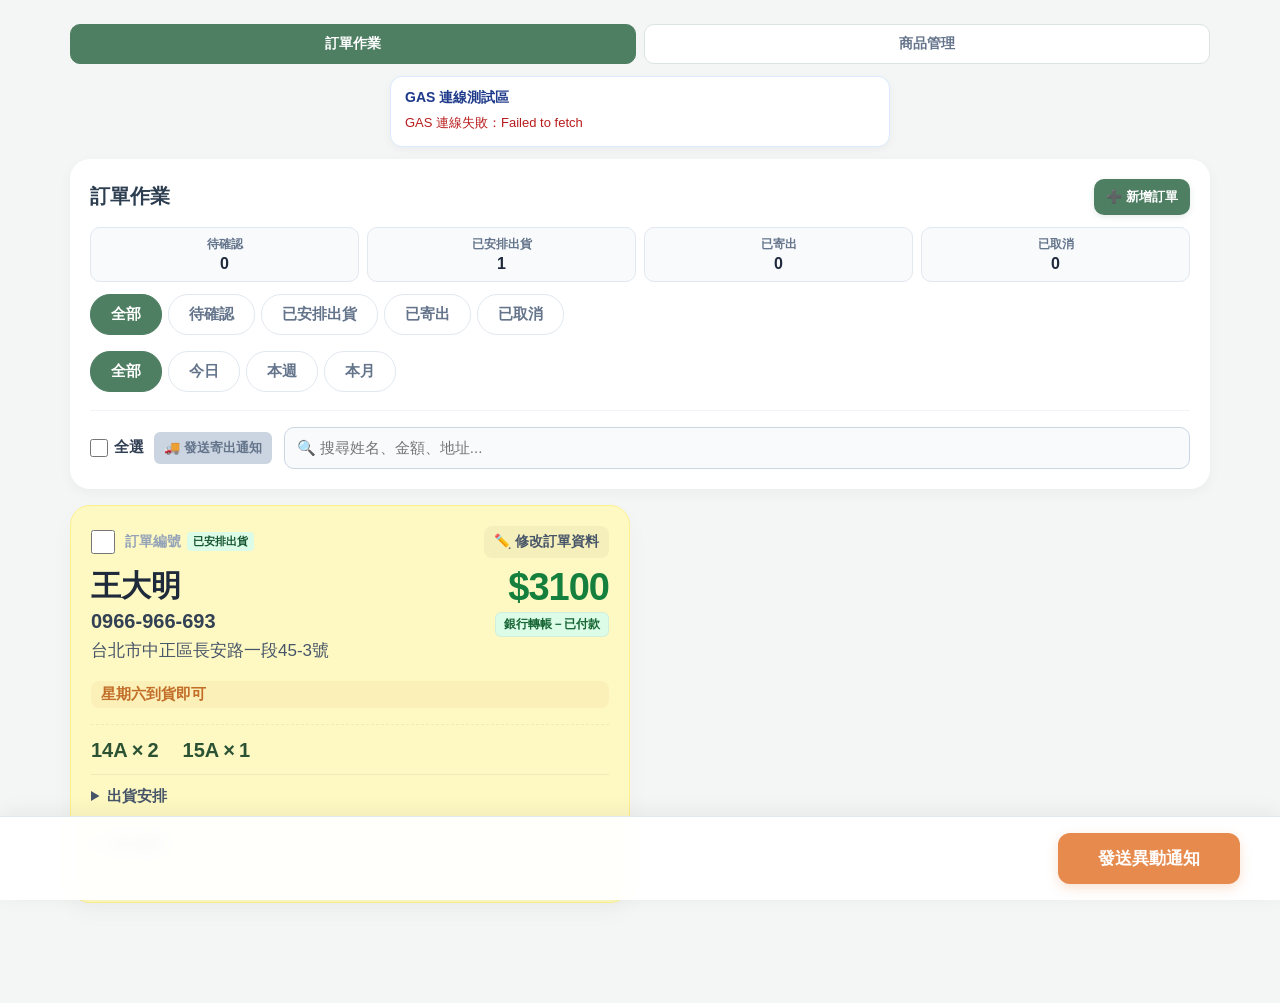
<file: 24_gas_read_test.html>
<!doctype html>
<html lang="zh-Hant">
  <head>
    <meta charset="UTF-8" />
    <meta
      name="viewport"
      content="width=device-width, initial-scale=1.0, maximum-scale=1.0, user-scalable=no"
    />
    <title>出貨工作卡 v3 - 全自動化連動版</title>

    <style>
      * {
        margin: 0;
        padding: 0;
        box-sizing: border-box;
        font-family:
          "Microsoft JhengHei",
          -apple-system,
          BlinkMacSystemFont,
          sans-serif;
      }

      body {
        background: #f4f6f5;
        padding: 12px 12px 90px 12px;
      }

      /* =========================
         頂部工作列 (固定篩選區)
         ========================= */
      .gas-test-panel {
        max-width: 500px;
        margin: 0 auto 12px auto;
        background: #ffffff;
        border: 1px solid #dbeafe;
        border-radius: 12px;
        padding: 12px 14px;
        box-shadow: 0 3px 10px rgba(15, 23, 42, 0.04);
      }

      .gas-test-title {
        font-size: 14px;
        font-weight: 800;
        color: #1e3a8a;
        margin-bottom: 6px;
      }

      .gas-test-status {
        font-size: 13px;
        line-height: 1.6;
        color: #475569;
        word-break: break-word;
      }

      .gas-test-status.success {
        color: #166534;
      }

      .gas-test-status.error {
        color: #b91c1c;
      }

      .top-filter-panel {
        max-width: 500px;
        margin: 0 auto 16px auto;
        background: white;
        padding: 14px;
        border-radius: 16px;
        box-shadow: 0 4px 14px rgba(0, 0, 0, 0.04);
      }

      .panel-header-row {
        display: flex;
        justify-content: space-between;
        align-items: center;
        margin-bottom: 12px;
      }

      .top-filter-panel h2 {
        font-size: 20px;
        font-weight: 700;
        color: #2c3e50;
      }

      /* 統計方塊排版 */
      .status-stats-row {
        display: grid;
        grid-template-columns: repeat(4, 1fr);
        gap: 8px;
        margin-bottom: 12px;
      }
      .stat-card {
        background: #f8fafc;
        border: 1px solid #e2e8f0;
        border-radius: 10px;
        padding: 8px 4px;
        text-align: center;
        font-size: 12px;
        font-weight: 700;
        color: #64748b;
      }
      .stat-card span {
        display: block;
        font-size: 16px;
        margin-top: 2px;
        color: #1e293b;
      }

      .scroll-filter-row {
        display: flex;
        gap: 6px;
        overflow-x: auto;
        margin-bottom: 10px;
        padding-bottom: 2px;
      }
      .scroll-filter-row::-webkit-scrollbar {
        display: none;
      }

      .scroll-filter-row button {
        flex: 0 0 auto;
        padding: 8px 16px;
        border: 1px solid #e2e8f0;
        background: white;
        border-radius: 20px;
        font-size: 14px;
        font-weight: 600;
        color: #64748b;
        cursor: pointer;
      }

      .scroll-filter-row button.active {
        background: #4f7f63;
        color: white;
        border-color: #4f7f63;
      }

      .search-control-box {
        display: flex;
        align-items: center;
        gap: 12px;
        margin-top: 12px;
        padding-top: 12px;
        border-top: 1px solid #f1f5f9;
        flex-wrap: wrap;
      }

      .search-control-left {
        display: flex;
        align-items: center;
        gap: 10px;
      }

      .search-control-box label {
        display: flex;
        align-items: center;
        gap: 6px;
        font-size: 15px;
        font-weight: 700;
        color: #334155;
        cursor: pointer;
        user-select: none;
      }

      .search-control-box input[type="checkbox"] {
        width: 18px;
        height: 18px;
        accent-color: #4f7f63;
      }

      .btn-batch-shipped {
        height: 32px;
        padding: 0 10px;
        background: #cbd5e1;
        color: #64748b;
        border: none;
        border-radius: 6px;
        font-size: 13px;
        font-weight: 700;
        cursor: not-allowed;
        display: inline-flex;
        align-items: center;
        gap: 2px;
        transition: all 0.2s;
      }
      .btn-batch-shipped.enabled {
        background: #0ea5e9;
        color: white;
        cursor: pointer;
        box-shadow: 0 2px 6px rgba(14, 165, 233, 0.2);
      }
      .btn-batch-shipped.enabled:active {
        background: #0284c7;
      }

      .btn-add-order-trigger {
        height: 36px;
        padding: 0 12px;
        background: #4f7f63;
        color: white;
        border: none;
        border-radius: 10px;
        font-size: 13px;
        font-weight: 700;
        cursor: pointer;
        display: inline-flex;
        align-items: center;
        justify-content: center;
        gap: 4px;
        box-shadow: 0 2px 6px rgba(79, 127, 99, 0.15);
      }
      .btn-add-order-trigger:active {
        background: #3d634d;
      }

      .beautiful-search-input {
        flex: 1;
        min-width: 150px;
        height: 42px;
        border: 1px solid #cbd5e1;
        border-radius: 10px;
        padding: 0 12px;
        font-size: 15px;
        background: #f8fafc;
      }

      /* 外層容器 */
      .cards-container {
        max-width: 500px;
        margin: 0 auto;
      }

      /* 工作卡片基礎與顏色狀態樣式 */
      .card {
        position: relative;
        border-radius: 20px;
        padding: 20px;
        width: 100%;
        margin: 0 auto 16px auto;
        border: 1px solid transparent;
        transition: all 0.2s ease;
      }

      /* 狀態定義顏色 */

      /* 修正顏色定義 */
      .status-pending {
        background: #fff1f2;
        border: 1px solid #fecaca;
      } /* 粉紅 */
      .status-confirmed {
        background: #fef9c3;
        border: 1px solid #fef08a;
      } /* 黃色 */
      .status-shipped {
        background: #dcfce7;
        border: 1px solid #bbf7d0;
      } /* 綠色 */
      .status-cancelled {
        background: #f1f5f9;
        border: 1px solid #e2e8f0;
        opacity: 0.7;
      } /* 灰色 */

      /* 確保彈窗按鈕樣式 */
      .btn-modal-submit {
        background: #4f7f63;
        color: white;
        padding: 10px 20px;
        border-radius: 8px;
        border: none;
        cursor: pointer;
      }
      .btn-modal-cancel {
        background: #e2e8f0;
        color: #475569;
        padding: 10px 20px;
        border-radius: 8px;
        border: none;
        cursor: pointer;
      }

      .row-top {
        display: flex;
        justify-content: space-between;
        align-items: center;
        margin-bottom: 10px;
      }

      .order-no-wrapper {
        display: flex;
        align-items: center;
        gap: 10px;
      }

      .batch-check {
        width: 24px;
        height: 24px;
        cursor: pointer;
        accent-color: #4f7f63;
        flex-shrink: 0;
      }

      .order-no {
        font-size: 14px;
        color: #94a3b8;
        font-weight: 700;
        display: flex;
        align-items: center;
        gap: 6px;
      }

      /* 精緻狀態小標籤 */
      .state-badge {
        font-size: 11px;
        padding: 2px 6px;
        border-radius: 4px;
        font-weight: 800;
      }
      .state-badge-pending {
        background: #fef9c3;
        color: #713f12;
      }
      .state-badge-confirmed {
        background: #dcfce7;
        color: #14532d;
      }
      .state-badge-shipped {
        background: #e0f2fe;
        color: #0c4a6e;
      }
      .state-badge-cancelled {
        background: #f1f5f9;
        color: #334155;
      }

      .edit-icon-btn {
        font-size: 14px;
        cursor: pointer;
        padding: 7px 10px;
        background: rgba(0, 0, 0, 0.04);
        border: none;
        border-radius: 8px;
        user-select: none;
        font-weight: 700;
        color: #475569;
      }
      .card-edit-actions {
        display: flex;
        gap: 6px;
        align-items: center;
      }
      .edit-icon-btn.is-saving {
        background: #4f7f63;
        color: white;
      }
      .edit-back-btn {
        display: none;
        width: 32px;
        height: 32px;
        align-items: center;
        justify-content: center;
        padding: 0;
        font-size: 16px;
      }

      .quick-operation-panel {
        margin-top: 14px;
        padding-top: 14px;
        border-top: 1px dashed rgba(0, 0, 0, 0.08);
      }
      .quick-operation-grid {
        display: grid;
        grid-template-columns: 1fr;
        gap: 10px;
      }
      .quick-operation-field label {
        display: block;
        margin-bottom: 5px;
        font-size: 12px;
        font-weight: 800;
        color: #64748b;
      }
      .quick-operation-field .form-control,
      .quick-operation-field select {
        height: 40px;
        border-radius: 10px;
        font-size: 14px;
      }
      .autosave-msg {
        min-height: 18px;
        margin-top: 8px;
        color: #15803d;
        font-size: 13px;
        font-weight: 800;
        text-align: right;
        opacity: 0;
        transition: opacity 0.2s ease;
      }
      .autosave-msg.show {
        opacity: 1;
      }

      .edit-mode-panel {
        margin-top: 12px;
        padding: 12px;
        background: rgba(255, 255, 255, 0.58);
        border: 1px solid rgba(148, 163, 184, 0.28);
        border-radius: 12px;
      }
      .edit-field-row {
        display: grid;
        grid-template-columns: 72px 1fr;
        gap: 10px;
        align-items: center;
        margin-bottom: 8px;
      }
      .edit-field-row label {
        color: #64748b;
        font-size: 13px;
        font-weight: 800;
      }
      .edit-mode-actions {
        display: flex;
        justify-content: flex-end;
        gap: 8px;
        margin-top: 12px;
      }
      .btn-edit-cancel,
      .btn-edit-save {
        height: 38px;
        padding: 0 16px;
        border: none;
        border-radius: 9px;
        font-size: 14px;
        font-weight: 800;
        cursor: pointer;
      }
      .btn-edit-cancel {
        background: #e2e8f0;
        color: #475569;
      }
      .btn-edit-save {
        background: #4f7f63;
        color: white;
      }

      .main-customer-block {
        display: flex;
        justify-content: space-between;
        align-items: flex-start;
        margin-bottom: 8px;
        gap: 12px;
      }

      .customer-info-group {
        flex: 1;
      }

      .name {
        font-size: 30px;
        font-weight: 700;
        color: #1e293b;
        line-height: 1.2;
      }

      .phone {
        margin-top: 6px;
        font-size: 20px;
        font-weight: 700;
        color: #334155;
      }

      .address {
        margin-top: 6px;
        line-height: 1.4;
        font-size: 17px;
        color: #475569;
      }

      .right-header-box {
        text-align: right;
        flex-shrink: 0;
        user-select: none;
        -webkit-user-select: none;
      }

      .amount {
        font-size: 38px;
        font-weight: 800;
        color: #15803d;
        letter-spacing: -1px;
        line-height: 1;
      }
      .original-amount {
        display: none;
        margin-top: 4px;
        color: #94a3b8;
        font-size: 13px;
        font-weight: 800;
        text-decoration: line-through;
      }

      .payment-badge {
        display: inline-block;
        margin-top: 6px;
        font-size: 12px;
        font-weight: 800;
        padding: 3px 8px;
        border-radius: 6px;
        border: 1px solid rgba(0, 0, 0, 0.05);
      }
      .pay-success {
        background: #dcfce7;
        color: #166534;
      }
      .pay-danger {
        background: #fee2e2;
        color: #991b1b;
      }
      .pay-neutral {
        background: #f1f5f9;
        color: #334155;
      }

      .order-note {
        margin-top: 10px;
        display: inline-block;
        background: rgba(217, 130, 59, 0.08);
        color: #c26d28;
        padding: 4px 10px;
        border-radius: 8px;
        font-weight: 700;
        font-size: 15px;
      }
      .discount-badge {
        display: none;
        margin-top: 10px;
        background: rgba(21, 128, 61, 0.09);
        color: #15803d;
        padding: 4px 10px;
        border-radius: 8px;
        font-weight: 800;
        font-size: 14px;
      }

      .order-change-alert {
        display: none;
        margin-top: 12px;
        padding: 12px;
        background: #fff7ed;
        border: 1px solid #fed7aa;
        border-radius: 12px;
        color: #9a3412;
      }
      .order-change-title {
        font-size: 14px;
        font-weight: 800;
        margin-bottom: 8px;
      }
      .order-change-list {
        display: flex;
        flex-wrap: wrap;
        gap: 6px;
        margin-bottom: 10px;
      }
      .order-change-chip {
        padding: 4px 8px;
        background: white;
        border: 1px solid #fdba74;
        border-radius: 999px;
        color: #9a3412;
        font-size: 13px;
        font-weight: 800;
      }
      .btn-resend-notice {
        width: 100%;
        height: 38px;
        background: #e68a4e;
        color: white;
        border: none;
        border-radius: 9px;
        font-size: 14px;
        font-weight: 800;
        cursor: pointer;
      }
      .btn-resend-notice:active {
        background: #c86f35;
      }

      /* 品項區域 */
      .product-section {
        margin-top: 16px;
        padding-top: 14px;
        border-top: 1px dashed rgba(0, 0, 0, 0.06);
      }

      .product-container-view {
        display: flex;
        flex-wrap: wrap;
        gap: 24px;
        font-size: 20px;
        font-weight: 700;
        color: #2c5234;
      }

      .product-item {
        display: flex;
        align-items: center;
        gap: 4px;
      }

      .product-edit-list {
        display: grid;
        grid-template-columns: 1fr;
        gap: 8px;
        margin-bottom: 10px;
      }

      .product-edit-row {
        display: flex;
        align-items: center;
        gap: 8px;
        background: rgba(255, 255, 255, 0.6);
        padding: 6px;
        border-radius: 8px;
        border: 1px solid #e2e8f0;
      }

      .btn-add-product {
        display: inline-flex;
        align-items: center;
        justify-content: center;
        padding: 6px 14px;
        background: #4f7f63;
        color: white;
        border: none;
        border-radius: 8px;
        font-size: 14px;
        font-weight: 700;
        cursor: pointer;
        margin-top: 6px;
      }

      .edit-input {
        width: 100%;
        height: 38px;
        border: 1px solid #cbd5e1;
        border-radius: 8px;
        padding: 0 10px;
        font-size: 16px;
        font-weight: 600;
        color: #334155;
        background: white;
      }
      .edit-customer-note {
        width: 100%;
        min-height: 72px;
        border: 1px solid #cbd5e1;
        border-radius: 8px;
        padding: 8px 10px;
        font-size: 15px;
        font-weight: 600;
        color: #334155;
        background: white;
        resize: vertical;
      }
      .edit-textarea {
        width: 100%;
        min-height: 72px;
        border: 1px solid #cbd5e1;
        border-radius: 8px;
        padding: 8px 10px;
        font-size: 15px;
        font-weight: 600;
        color: #334155;
        background: white;
        resize: vertical;
      }
      .edit-select {
        flex: 1;
        height: 36px;
        border: 1px solid #cbd5e1;
        border-radius: 6px;
        font-size: 15px;
        font-weight: 700;
        padding: 0 6px;
      }
      .edit-qty {
        width: 70px;
        height: 36px;
        border: 1px solid #cbd5e1;
        border-radius: 6px;
        text-align: center;
        font-size: 15px;
        font-weight: 700;
      }

      .select-box {
        margin-bottom: 14px;
      }
      .select-box label {
        display: block;
        margin-bottom: 6px;
        font-size: 13px;
        font-weight: 700;
        color: #64748b;
      }
      select {
        width: 100%;
        height: 46px;
        border: 1px solid #cbd5e1;
        border-radius: 12px;
        padding: 0 12px;
        font-size: 16px;
        font-weight: 600;
        background: #fff;
        color: #334155;
      }
      .requirement-box {
        height: 46px;
        border-radius: 12px;
        background: #f1f5f9;
        border: 1px solid #e2e8f0;
        display: flex;
        align-items: center;
        padding: 0 12px;
        font-weight: 700;
        color: #334155;
        font-size: 15px;
      }

      details {
        margin-top: 12px;
        border-top: 1px solid rgba(0, 0, 0, 0.06);
      }
      summary {
        padding: 12px 0 4px 0;
        cursor: pointer;
        font-weight: 700;
        color: #475569;
        font-size: 15px;
        outline: none;
      }
      .extra {
        padding: 8px 0 4px 0;
      }
      .admin-note-display {
        white-space: pre-wrap;
        line-height: 1.6;
      }
      .extra-item {
        display: flex;
        gap: 12px;
        font-size: 15px;
        line-height: 2.2;
        border-bottom: 1px solid rgba(0, 0, 0, 0.02);
      }
      .label {
        color: #64748b;
        font-weight: 600;
        min-width: 70px;
      }
      .extra-item div:last-child {
        color: #1e293b;
        font-weight: 600;
      }
      .operation-log {
        margin-top: 10px;
        padding-top: 10px;
        border-top: 1px dashed rgba(0, 0, 0, 0.08);
      }

      .status-msg {
        margin-top: 12px;
        font-size: 14px;
        font-weight: 700;
        color: #64748b;
        text-align: center;
        background: rgba(0, 0, 0, 0.03);
        padding: 6px;
        border-radius: 8px;
      }

      .beauty-hr {
        margin: 24px auto;
        max-width: 500px;
        border: none;
        border-top: 2px dashed #cbd5e1;
      }

      .sticky-bottom-action-bar {
        position: fixed;
        bottom: 0;
        left: 0;
        right: 0;
        background: rgba(255, 255, 255, 0.95);
        backdrop-filter: blur(8px);
        padding: 12px 20px;
        border-top: 1px solid #e2e8f0;
        display: flex;
        justify-content: space-between;
        align-items: center;
        z-index: 100;
        box-shadow: 0 -4px 20px rgba(0, 0, 0, 0.06);
      }
      .sticky-bottom-action-bar button {
        padding: 12px 28px;
        border: none;
        border-radius: 12px;
        font-size: 16px;
        font-weight: 700;
        cursor: pointer;
      }
      .btn-sticky-save {
        background: #4f7f63;
        color: white;
        box-shadow: 0 4px 12px rgba(79, 127, 99, 0.25);
        display: none; /* 有選取物件時才顯示 */
      }
      .btn-sticky-save:active {
        background: #3d634d;
      }
      #sendBtn {
        background: #e68a4e;
        color: white;
        box-shadow: 0 4px 12px rgba(230, 138, 78, 0.25);
        margin-left: auto;
      }

      /* Modal Style */
      .modal-overlay {
        position: fixed;
        top: 0;
        left: 0;
        right: 0;
        bottom: 0;
        background: rgba(0, 0, 0, 0.5);
        backdrop-filter: blur(4px);
        display: none;
        align-items: center;
        justify-content: center;
        z-index: 200;
        padding: 16px;
      }
      .modal-overlay.open {
        display: flex;
      }
      .modal-container {
        background: white;
        width: 100%;
        max-width: 500px;
        border-radius: 24px;
        max-height: 90vh;
        display: flex;
        flex-direction: column;
        box-shadow: 0 20px 40px rgba(0, 0, 0, 0.15);
        animation: modalFadeIn 0.3s ease;
      }
      @keyframes modalFadeIn {
        from {
          transform: translateY(20px);
          opacity: 0;
        }
        to {
          transform: translateY(0);
          opacity: 1;
        }
      }
      .modal-header {
        padding: 20px 24px;
        border-bottom: 1px solid #f1f5f9;
        display: flex;
        justify-content: space-between;
        align-items: center;
      }
      .modal-header h3 {
        font-size: 20px;
        font-weight: 700;
        color: #1e293b;
      }
      .modal-close-btn {
        background: none;
        border: none;
        font-size: 22px;
        color: #94a3b8;
        cursor: pointer;
      }
      .modal-body {
        padding: 24px;
        overflow-y: auto;
        flex: 1;
      }
      .form-group {
        margin-bottom: 18px;
      }
      .form-group label {
        display: block;
        font-size: 14px;
        font-weight: 700;
        color: #475569;
        margin-bottom: 6px;
      }
      .form-control {
        width: 100%;
        height: 44px;
        border: 1px solid #cbd5e1;
        border-radius: 10px;
        padding: 0 12px;
        font-size: 15px;
        font-weight: 600;
        color: #334155;
        background: #f8fafc;
      }
      .form-control:focus {
        border-color: #4f7f63;
        outline: none;
        background: white;
      }
      .form-row-split {
        display: flex;
        gap: 12px;
      }
      .form-row-split .flex-spec {
        flex: 2;
      }
      .form-row-split .flex-qty {
        flex: 1;
      }
      textarea.form-control {
        height: 80px;
        padding: 10px 12px;
        resize: none;
      }
      .amount-preview-box {
        display: grid;
        gap: 8px;
        padding: 12px;
        background: #f8fafc;
        border: 1px solid #e2e8f0;
        border-radius: 12px;
      }
      .amount-preview-row {
        display: flex;
        justify-content: space-between;
        gap: 12px;
        color: #64748b;
        font-size: 14px;
        font-weight: 700;
      }
      .amount-preview-row.total {
        padding-top: 8px;
        border-top: 1px solid #e2e8f0;
        color: #15803d;
        font-size: 17px;
        font-weight: 900;
      }
      .modal-footer {
        padding: 16px 24px;
        border-top: 1px solid #f1f5f9;
        display: flex;
        gap: 12px;
      }
      .btn-modal-cancel {
        background: #e2e8f0;
        color: #475569;
      }
      .btn-modal-submit {
        background: #4f7f63;
        color: white;
      }

      .btn-save-shipment {
        padding: 8px 16px;
        background: #4f7f63;
        color: white;
        border: none;
        border-radius: 8px;
        font-size: 14px;
        font-weight: 700;
        cursor: pointer;
      }
      .btn-save-shipment:active {
        background: #3d634d;
      }

      /* Desktop RWD Grid */
      @media screen and (min-width: 768px) {
        body {
          padding: 24px 24px 100px 24px;
        }
        .top-filter-panel {
          max-width: 1024px;
          padding: 20px;
          border-radius: 20px;
        }
        .scroll-filter-row {
          overflow-x: visible;
          flex-wrap: wrap;
          margin-bottom: 14px;
        }
        .scroll-filter-row button {
          padding: 10px 20px;
          font-size: 15px;
          transition: all 0.2s ease;
        }
        .scroll-filter-row button:hover {
          background: #f1f5f9;
        }
        .scroll-filter-row button.active:hover {
          background: #4f7f63;
        }
        .search-control-box {
          margin-top: 16px;
          padding-top: 16px;
        }
        .cards-container {
          max-width: 1024px;
          display: grid;
          grid-template-columns: repeat(2, 1fr);
          gap: 20px;
          align-items: start;
        }
        .card {
          margin: 0;
          height: 100%;
          display: flex;
          flex-direction: column;
          box-shadow: 0 10px 25px rgba(0, 0, 0, 0.03);
        }
        .card:hover {
          transform: translateY(-2px);
          box-shadow: 0 12px 30px rgba(0, 0, 0, 0.06);
        }
        .beauty-hr {
          display: none;
        }
        .sticky-bottom-action-bar {
          padding: 16px 40px;
        }
        .sticky-bottom-action-bar button {
          padding: 14px 40px;
          font-size: 17px;
        }
        .quick-operation-grid {
          grid-template-columns: repeat(3, 1fr);
        }
      }

      @media screen and (min-width: 1200px) {
        .top-filter-panel,
        .cards-container {
          max-width: 1140px;
        }
      }

      .admin-tab-bar {
        max-width: 500px;
        margin: 0 auto 12px auto;
        display: grid;
        grid-template-columns: repeat(2, 1fr);
        gap: 8px;
      }

      .admin-tab-btn {
        border: 1px solid #dbe5dd;
        background: white;
        color: #64748b;
        border-radius: 10px;
        padding: 10px 12px;
        font-size: 14px;
        font-weight: 700;
        cursor: pointer;
      }

      .admin-tab-btn.active {
        background: #4f7f63;
        border-color: #4f7f63;
        color: white;
      }

      .product-management-panel {
        max-width: 500px;
        margin: 0 auto;
        background: white;
        border-radius: 16px;
        box-shadow: 0 4px 14px rgba(0, 0, 0, 0.04);
        overflow: hidden;
      }

      .product-management-header {
        padding: 14px;
        border-bottom: 1px solid #eef2f7;
      }

      .product-management-header h2 {
        font-size: 20px;
        color: #2c3e50;
      }

      .product-table-wrap {
        overflow-x: auto;
      }

      .product-management-table {
        width: 100%;
        border-collapse: collapse;
        min-width: 640px;
      }

      .product-management-table th,
      .product-management-table td {
        padding: 10px 12px;
        border-bottom: 1px solid #eef2f7;
        text-align: left;
        font-size: 14px;
        color: #334155;
        white-space: nowrap;
      }

      .product-management-table th {
        background: #f8fafc;
        color: #64748b;
        font-weight: 800;
      }

      .product-status-active {
        color: #15803d;
        font-weight: 800;
      }

      .product-status-inactive {
        color: #94a3b8;
        font-weight: 800;
      }

      @media screen and (min-width: 768px) {
        .admin-tab-bar,
        .product-management-panel {
          max-width: 1024px;
        }
      }

      @media screen and (min-width: 1200px) {
        .admin-tab-bar,
        .product-management-panel {
          max-width: 1140px;
        }
      }
    </style>
  </head>

  <body>
    <div class="admin-tab-bar">
      <button
        type="button"
        class="admin-tab-btn active"
        data-tab="orders"
        onclick="switchAdminTab('orders')"
      >
        訂單作業
      </button>
      <button
        type="button"
        class="admin-tab-btn"
        data-tab="products"
        onclick="switchAdminTab('products')"
      >
        商品管理
      </button>
    </div>

    <section id="order-page-section">
      <div class="gas-test-panel" aria-live="polite">
        <div class="gas-test-title">GAS 連線測試區</div>
        <div class="gas-test-status" id="gasTestStatus">
          準備讀取 GAS 訂單資料...
        </div>
      </div>

      <div class="top-filter-panel">
        <div class="panel-header-row">
          <h2>訂單作業</h2>
          <button class="btn-add-order-trigger" onclick="openAddOrderModal()">
            ➕ 新增訂單
          </button>
        </div>

        <div class="status-stats-row">
          <div class="stat-card">待確認<span id="stat-pending">0</span></div>
          <div class="stat-card">
            已安排出貨<span id="stat-confirmed">0</span>
          </div>
          <div class="stat-card">已寄出<span id="stat-shipped">0</span></div>
          <div class="stat-card">已取消<span id="stat-cancelled">0</span></div>
        </div>

        <div class="scroll-filter-row" id="statusFilterRow">
          <button class="active" onclick="filterByStatus('全部', this)">
            全部
          </button>
          <button onclick="filterByStatus('待確認', this)">待確認</button>
          <button onclick="filterByStatus('已安排出貨', this)">
            已安排出貨
          </button>
          <button onclick="filterByStatus('已寄出', this)">已寄出</button>
          <button onclick="filterByStatus('已取消', this)">已取消</button>
        </div>

        <div class="scroll-filter-row">
          <button class="active">全部</button>
          <button>今日</button>
          <button>本週</button>
          <button>本月</button>
        </div>

        <div class="search-control-box">
          <div class="search-control-left">
            <label><input type="checkbox" id="global-selectAll" /> 全選</label>
            <button
              id="batchShippedBtn"
              class="btn-batch-shipped"
              disabled
              onclick="batchUpdateStatusToShipped()"
            >
              🚚 發送寄出通知
            </button>
          </div>
          <input
            class="beautiful-search-input"
            id="searchBar"
            placeholder="🔍 搜尋姓名、金額、地址..."
            oninput="handleSearch()"
          />
        </div>
      </div>

      <div class="cards-container" id="cards-container">
        <div
          class="card status-pending"
          id="orderCard1"
          data-status="待確認"
          data-source="line"
          data-line-user-id="demo-line-user-1"
          data-needs-reconfirm="false"
          data-pending-notice-fields=""
          data-discount-amount="0"
          data-discount-reason=""
        >
          <div class="row-top">
            <div class="order-no-wrapper">
              <input
                type="checkbox"
                class="batch-check"
                onchange="handleBatchCheckChange()"
              />
              <div class="order-no">
                訂單編號
                <span class="state-badge state-badge-pending">待確認</span>
              </div>
            </div>
            <div class="card-edit-actions">
              <button
                type="button"
                class="edit-icon-btn edit-back-btn"
                title="回上一步"
                onclick="exitEditMode('orderCard1')"
              >
                ↩
              </button>
              <button
                type="button"
                class="edit-icon-btn edit-main-btn"
                onclick="toggleEditMode('orderCard1')"
              >
                ✏️ 修改訂單資料
              </button>
            </div>
          </div>

          <div class="main-customer-block">
            <div class="customer-info-group">
              <div class="name" id="view-name">王大明</div>
              <div class="phone" id="view-phone">0966-966-693</div>
              <div class="address" id="view-address">
                台北市中正區長安路一段45-3號
              </div>
            </div>

            <div class="right-header-box">
              <div class="amount">$3500</div>
              <div class="original-amount"></div>
              <div class="payment-badge pay-success">銀行轉帳－已付款</div>
            </div>
          </div>

          <div class="order-note">星期六到貨即可</div>
          <div class="discount-badge"></div>

          <div class="product-section">
            <div class="product-container-view" id="product-view-zone">
              <div class="product-item">
                <span>14A</span> × <strong class="qty-val">2</strong>
              </div>
              <div class="product-item">
                <span>15A</span> × <strong class="qty-val">1</strong>
              </div>
            </div>

            <div id="product-edit-zone" style="display: none">
              <div class="product-edit-list" id="dynamic-product-list"></div>
              <button
                type="button"
                class="btn-add-product"
                onclick="addNewProductRow('orderCard1')"
              >
                ➕ 新增品項
              </button>
            </div>
          </div>

          <details>
            <summary>出貨安排</summary>
            <div class="quick-operation-panel">
              <div class="quick-operation-grid">
                <div class="quick-operation-field">
                  <label>出貨日期</label>
                  <input
                    type="date"
                    class="form-control shipdate-select"
                    value="2026-06-17"
                    onchange="autoSaveShipment('orderCard1')"
                  />
                </div>
                <div class="quick-operation-field">
                  <label>付款狀態</label>
                  <select
                    class="payment-select"
                    onchange="autoSaveShipment('orderCard1')"
                  >
                    <option value="銀行轉帳－未付款">銀行轉帳－未付款</option>
                    <option value="銀行轉帳－已付款" selected>
                      銀行轉帳－已付款
                    </option>
                    <option value="貨到付款">貨到付款</option>
                    <option value="月結">月結</option>
                  </select>
                </div>
                <div class="quick-operation-field">
                  <label>訂單狀態</label>
                  <select
                    class="order-action-select"
                    onchange="autoSaveShipment('orderCard1')"
                  >
                    <option value="正常" selected>正常作業</option>
                    <option value="取消訂單">取消訂單</option>
                  </select>
                </div>
              </div>
              <div class="autosave-msg">✓ 已儲存</div>
            </div>
            <div class="extra">
              <div style="text-align: right">
                <button
                  type="button"
                  class="btn-save-shipment btn-mark-shipped"
                  onclick="markSingleOrderShipped('orderCard1')"
                >
                  🚚 單筆已寄出
                </button>
              </div>
              <div
                class="shipment-success-msg"
                style="
                  display: none;
                  color: #15803d;
                  font-size: 13px;
                  font-weight: 700;
                  margin-top: 6px;
                "
              >
                ✅ 出貨安排已更新
              </div>
            </div>
          </details>

          <details>
            <summary>更多資訊</summary>
            <div class="extra">
              <div class="extra-item">
                <div class="label">寄件人</div>
                <div>蘇湘琦</div>
              </div>
              <div class="extra-item">
                <div class="label">寄件電話</div>
                <div>0912-345678</div>
              </div>
              <div class="extra-item">
                <div class="label">LINE名稱</div>
                <div>阿福</div>
              </div>
              <div class="extra-item">
                <div class="label">管理員備註</div>
                <div class="admin-note-display">無</div>
              </div>
              <div class="operation-log">
                <div class="extra-item">
                  <div class="label">最後修改人</div>
                  <div class="last-editor">尚未修改</div>
                </div>
                <div class="extra-item">
                  <div class="label">最後修改時間</div>
                  <div class="last-edited-at">尚未修改</div>
                </div>
                <div class="extra-item">
                  <div class="label">最後通知時間</div>
                  <div class="last-notified-at">尚未通知</div>
                </div>
              </div>
            </div>
          </details>

          <div class="status-msg" id="statusMsg"></div>

          <div class="order-change-alert">
            <div class="order-change-title">⚠️ 以下資訊已異動</div>
            <div class="order-change-list"></div>
            <button
              type="button"
              class="btn-resend-notice"
              onclick="queueOrderForNotification('orderCard1')"
            >
              重新發送通知
            </button>
          </div>
        </div>
      </div>

      <div class="sticky-bottom-action-bar">
        <button id="sendBtn">發送異動通知</button>
      </div>
    </section>

    <section id="product-page-section" style="display: none">
      <div class="product-management-panel">
        <div class="product-management-header">
          <h2>商品管理</h2>
        </div>
        <div class="product-table-wrap">
          <table class="product-management-table">
            <thead>
              <tr>
                <th>商品代碼</th>
                <th>商品名稱</th>
                <th>重量</th>
                <th>顆數</th>
                <th>價格</th>
                <th>狀態</th>
              </tr>
            </thead>
            <tbody id="product-management-list"></tbody>
          </table>
        </div>
      </div>
    </section>

    <!-- 出貨安排確認視窗 -->
    <div class="modal-overlay" id="shipmentConfirmModal">
      <div class="modal-container" style="max-width: 420px">
        <div class="modal-header">
          <h3>確認更新出貨安排？</h3>
          <button class="modal-close-btn" onclick="closeShipmentConfirm()">
            ×
          </button>
        </div>
        <div
          class="modal-body"
          id="shipmentConfirmBody"
          style="font-size: 15px; line-height: 2"
        ></div>
        <div class="modal-footer">
          <button
            type="button"
            class="btn-modal-cancel"
            onclick="closeShipmentConfirm()"
          >
            取消
          </button>
          <button
            type="button"
            class="btn-modal-submit"
            onclick="applyShipmentSave()"
          >
            確認更新
          </button>
        </div>
      </div>
    </div>

    <div class="modal-overlay" id="addOrderModal">
      <div class="modal-container">
        <div class="modal-header">
          <h3>➕ 新增訂單</h3>
          <button class="modal-close-btn" onclick="closeAddOrderModal()">
            &times;
          </button>
        </div>
        <div class="modal-body">
          <form id="newOrderForm" onsubmit="handleNewOrderSubmit(event)">
            <div class="form-group">
              <label>收件人姓名</label>
              <input
                type="text"
                id="new-name"
                class="form-control"
                required
                placeholder="請輸入收件人姓名"
                oninput="syncSenderFields()"
              />
            </div>
            <div class="form-group">
              <label>收件人電話</label>
              <input
                type="tel"
                id="new-phone"
                class="form-control"
                required
                placeholder="請輸入電話號碼"
                oninput="syncSenderFields()"
              />
            </div>
            <div class="form-group">
              <label>收件地址</label>
              <input
                type="text"
                id="new-address"
                class="form-control"
                required
                placeholder="請輸入完整收件地址"
              />
            </div>

            <div class="form-group">
              <label
                >訂購品項
                <button
                  type="button"
                  class="btn-add-product"
                  style="
                    padding: 2px 8px;
                    font-size: 11px;
                    margin-top: 0;
                    margin-left: 6px;
                  "
                  onclick="addModalProductRow()"
                >
                  ➕ 新增品項
                </button></label
              >
              <div id="modal-product-list" class="product-edit-list">
                <div class="product-edit-row">
                  <select
                    class="edit-select modal-spec-select"
                    onchange="updateNewOrderAmountPreview()"
                  >
                    <option value="13A">13A</option>
                    <option value="14A" selected>14A</option>
                    <option value="15A">15A</option>
                    <option value="19A">19A</option>
                    <option value="21A">21A</option>
                    <option value="23A">23A</option>
                  </select>
                  <span
                    style="font-size: 16px; font-weight: bold; color: #64748b"
                    >×</span
                  >
                  <input
                    type="number"
                    class="edit-qty modal-qty-input"
                    value="1"
                    min="1"
                    oninput="updateNewOrderAmountPreview()"
                    style="text-align: center"
                  />
                  <span
                    style="
                      cursor: pointer;
                      font-size: 14px;
                      padding: 2px 6px;
                      color: #ef4444;
                    "
                    onclick="
                      this.parentElement.remove();
                      updateNewOrderAmountPreview();
                    "
                    >🗑️</span
                  >
                </div>
              </div>
            </div>

            <div class="form-group">
              <label>優惠金額</label>
              <input
                type="number"
                id="new-discount-amount"
                class="form-control"
                min="0"
                value="0"
                placeholder="0"
                oninput="updateNewOrderAmountPreview()"
              />
            </div>

            <div class="form-group">
              <label>優惠原因</label>
              <input
                type="text"
                id="new-discount-reason"
                class="form-control"
                placeholder="例如：熟客免運、團購優惠"
              />
            </div>

            <div class="form-group">
              <label>金額預覽</label>
              <div class="amount-preview-box">
                <div class="amount-preview-row">
                  <span>商品金額</span>
                  <span>$<span id="new-preview-subtotal">0</span></span>
                </div>
                <div class="amount-preview-row">
                  <span>運費與手續費</span>
                  <span>$<span id="new-preview-fees">0</span></span>
                </div>
                <div class="amount-preview-row">
                  <span>優惠金額</span>
                  <span>-$<span id="new-preview-discount">0</span></span>
                </div>
                <div class="amount-preview-row total">
                  <span>應收金額</span>
                  <span>$<span id="new-preview-total">0</span></span>
                </div>
              </div>
            </div>

            <div class="form-group">
              <label>收貨需求日期</label>
              <input type="date" id="new-date" class="form-control" required />
            </div>

            <div class="form-group">
              <label>付款方式</label>
              <select
                id="new-payment-method"
                class="form-control"
                onchange="updateNewOrderAmountPreview()"
              >
                <option value="銀行轉帳－未付款" selected>銀行轉帳</option>
                <option value="貨到付款">貨到付款（+30手續費）</option>
                <option value="月結">月結</option>
                <option value="其他">其他</option>
              </select>
            </div>

            <div class="form-group">
              <label>備註事項</label>
              <textarea
                id="new-note"
                class="form-control"
                placeholder="例如：星期六到貨、管理室代收..."
              ></textarea>
            </div>

            <div class="form-group">
              <label style="display: flex; align-items: center; gap: 6px">
                <input
                  type="checkbox"
                  id="sync-sender-check"
                  onchange="toggleSenderSync(this)"
                />
                寄件人資料與收件人相同
              </label>
            </div>

            <div class="form-group">
              <label>寄件人姓名</label>
              <input
                type="text"
                id="new-sender-name"
                class="form-control"
                placeholder="預設蘇湘琦"
                value="蘇湘琦"
              />
            </div>
            <div class="form-group">
              <label>寄件人電話</label>
              <input
                type="tel"
                id="new-sender-phone"
                class="form-control"
                placeholder="請輸入寄件人電話"
                value="0912-345678"
              />
            </div>
            <div class="form-group">
              <label>管理員備註</label>
              <textarea
                id="new-admin-note"
                class="edit-textarea"
                placeholder="僅後台可見，不會通知客戶"
              ></textarea>
            </div>
          </form>
        </div>
        <div class="modal-footer">
          <button
            type="button"
            class="btn btn-modal-cancel"
            onclick="closeAddOrderModal()"
          >
            取消
          </button>
          <button
            type="submit"
            form="newOrderForm"
            class="btn btn-modal-submit"
          >
            確認新增
          </button>
        </div>
      </div>
    </div>

    <script>
      // ── 基礎變數 ──
      const sendBtn = document.getElementById("sendBtn");
      const statusMsg = document.getElementById("statusMsg");
      const GAS_ORDERS_API_URL =
        "https://script.google.com/macros/s/AKfycby9r7QgpvOJ7KP_3uVI9eYHkzeJnPVFhP7Z3uQdQBvMogYglPoim79H3HJpjyUAgW57/exec";

      const PRODUCT_LIST = [
        {
          id: "p13A",
          code: "13A",
          name: "13 A",
          weight: "12.1~13兩",
          count: "10顆",
          price: 900,
          active: true,
          sortOrder: 1,
        },
        {
          id: "p14A",
          code: "14A",
          name: "14 A",
          weight: "13.1~14兩",
          count: "10顆",
          price: 1000,
          active: true,
          sortOrder: 2,
        },
        {
          id: "p15A",
          code: "15A",
          name: "15 A",
          weight: "14.1~15兩",
          count: "10顆",
          price: 1100,
          active: true,
          sortOrder: 3,
        },
        {
          id: "p19A",
          code: "19A",
          name: "19 A",
          weight: "18.1~19兩",
          count: "8顆",
          price: 1300,
          active: true,
          sortOrder: 4,
        },
        {
          id: "p21A",
          code: "21A",
          name: "21 A",
          weight: "19.1~21兩",
          count: "6顆",
          price: 1200,
          active: true,
          sortOrder: 5,
        },
        {
          id: "p23A",
          code: "23A",
          name: "23 A",
          weight: "21.1~23兩",
          count: "6顆",
          price: 1500,
          active: true,
          sortOrder: 6,
        },
      ];
      const PRICE_MAP = Object.fromEntries(
        PRODUCT_LIST.map((product) => [product.code, product.price]),
      );
      const productOptions = PRODUCT_LIST.filter((product) => product.active)
        .sort((a, b) => a.sortOrder - b.sortOrder)
        .map((product) => product.code);
      const CURRENT_ADMIN_NAME = "後台管理員";
      let currentFilterStatus = "全部";

      function switchAdminTab(tabName) {
        const orderSection = document.getElementById("order-page-section");
        const productSection = document.getElementById("product-page-section");
        const tabButtons = document.querySelectorAll(".admin-tab-btn");

        if (orderSection) {
          orderSection.style.display = tabName === "orders" ? "" : "none";
        }
        if (productSection) {
          productSection.style.display = tabName === "products" ? "" : "none";
        }
        tabButtons.forEach((button) => {
          button.classList.toggle("active", button.dataset.tab === tabName);
        });

        if (tabName === "products") renderProductManagement();
      }

      function renderProductManagement() {
        const list = document.getElementById("product-management-list");
        if (!list) return;

        list.innerHTML = PRODUCT_LIST.map((product) => {
          const activeText = product.active ? "啟用" : "停用";
          const activeClass = product.active
            ? "product-status-active"
            : "product-status-inactive";
          return `
            <tr>
              <td>${escapeHtml(product.code)}</td>
              <td>${escapeHtml(product.name)}</td>
              <td>${escapeHtml(product.weight || "")}</td>
              <td>${escapeHtml(product.count || "")}</td>
              <td>$${formatMoney(product.price)}</td>
              <td><span class="${activeClass}">${activeText}</span></td>
            </tr>
          `;
        }).join("");
      }

      function normalizeMoney(value) {
        const amount = parseInt(String(value ?? "0").replace(/,/g, ""), 10);
        return Number.isFinite(amount) && amount > 0 ? amount : 0;
      }

      function formatMoney(value) {
        return String(Math.max(normalizeMoney(value), 0));
      }

      function getProductByCode(code) {
        return PRODUCT_LIST.find((product) => product.code === code) || null;
      }

      function getProductById(productId) {
        return PRODUCT_LIST.find((product) => product.id === productId) || null;
      }

      function normalizeOrderItem(item) {
        const code = item.productCode || item.code || item.spec || "";
        const product =
          getProductById(item.productId) || getProductByCode(code);

        const productId = item.productId || product?.id || "";
        const productCode = item.productCode || product?.code || code;
        const productName = item.productName || product?.name || productCode;
        const qty = Math.max(parseInt(item.qty || 0, 10), 0);

        const unitPrice = Number(
          item.unitPrice ?? product?.price ?? PRICE_MAP[productCode] ?? 0,
        );

        return {
          productId,
          productCode,
          productName,
          unitPrice,
          qty,
        };
      }

      function calculateOrderAmount(items, paymentMethod, discountAmount = 0) {
        const normalizedItems = Array.isArray(items)
          ? items.map(normalizeOrderItem)
          : [];

        const subtotal = normalizedItems.reduce((sum, item) => {
          return sum + item.unitPrice * item.qty;
        }, 0);

        const totalBoxes = normalizedItems.reduce((sum, item) => {
          return sum + item.qty;
        }, 0);

        let shippingFee = 0;
        if (totalBoxes > 0) {
          const remainder = totalBoxes % 3;
          if (remainder === 1) {
            shippingFee = 150;
          } else if (remainder === 2) {
            shippingFee = 250;
          } else {
            shippingFee = 0;
          }
        }
        const codFee = paymentMethod === "貨到付款" ? 30 : 0;
        const originalTotal = subtotal + shippingFee + codFee;
        const discount = normalizeMoney(discountAmount);
        const finalTotal = Math.max(originalTotal - discount, 0);

        return {
          items: normalizedItems,
          subtotal,
          totalBoxes,
          shippingFee,
          codFee,
          originalTotal,
          discount,
          finalTotal,
        };
      }

      function formatOperationTime(date = new Date()) {
        const pad = (num) => String(num).padStart(2, "0");
        return `${date.getFullYear()}/${pad(date.getMonth() + 1)}/${pad(date.getDate())} ${pad(date.getHours())}:${pad(date.getMinutes())}`;
      }

      function setOperationText(card, selector, value) {
        const target = card.querySelector(selector);
        if (target) target.innerText = value;
      }

      function updateOperationMeta(cardId, options = {}) {
        const card = document.getElementById(cardId);
        if (!card) return;
        const nowText = formatOperationTime();
        if (options.modified !== false) {
          setOperationText(card, ".last-editor", CURRENT_ADMIN_NAME);
          setOperationText(card, ".last-edited-at", nowText);
        }
        if (options.notified) {
          setOperationText(card, ".last-notified-at", nowText);
        }
      }

      function getPendingNoticeFields(card) {
        return (card.dataset.pendingNoticeFields || "")
          .split("|")
          .map((field) => field.trim())
          .filter(Boolean);
      }

      function setPendingNoticeFields(card, fields) {
        const uniqueFields = [...new Set(fields.filter(Boolean))];
        card.dataset.pendingNoticeFields = uniqueFields.join("|");
        renderNoticePrompt(card);
        updateNotifyButton();
      }

      function isLineOrder(card) {
        return (
          card?.dataset.source === "line" &&
          !!(card.dataset.lineUserId || "").trim()
        );
      }

      function updateNotifyButton() {
        if (!sendBtn) return;
        const cards = document.querySelectorAll(".cards-container .card");
        let notifyCount = 0;
        cards.forEach((card) => {
          if (isLineOrder(card) && getPendingNoticeFields(card).length > 0) {
            notifyCount++;
          }
        });
        sendBtn.innerText =
          notifyCount > 0 ? `發送異動通知（${notifyCount}）` : "發送異動通知";
        sendBtn.disabled = notifyCount === 0;
      }

      function renderNoticePrompt(card) {
        const alertBox = card.querySelector(".order-change-alert");
        const list = card.querySelector(".order-change-list");
        const title = card.querySelector(".order-change-title");
        const button = card.querySelector(".btn-resend-notice");
        if (!alertBox || !list) return;

        const fields = getPendingNoticeFields(card);
        if (!fields.length) {
          alertBox.style.display = "none";
          list.innerHTML = "";
          updateNotifyButton();
          return;
        }

        list.innerHTML = fields
          .map(
            (field) =>
              `<span class="order-change-chip">${escapeHtml(field)}</span>`,
          )
          .join("");
        if (title) {
          title.innerText = isLineOrder(card)
            ? "⚠️ 以下資訊已異動"
            : "⚠️ 訂單資料已異動";
        }
        if (button) {
          button.innerText = isLineOrder(card) ? "重新發送通知" : "電話已通知";
        }
        alertBox.style.display = "block";
        updateNotifyButton();
      }

      function completeOrderChange(card) {
        if (!card) return;
        setPendingNoticeFields(card, []);
        card.dataset.needsReconfirm = "false";
        updateOperationMeta(card.id, {
          modified: false,
          notified: isLineOrder(card),
        });
        applyDerivedOrderStatus(card.id);
        renderNoticePrompt(card);
        updateNotifyButton();
      }

      function completeOrderNotification(card) {
        completeOrderChange(card);
      }

      function registerOrderModification(
        cardId,
        changedFields = [],
        options = {},
      ) {
        const card = document.getElementById(cardId);
        if (!card) return;

        updateOperationMeta(cardId);

        const shouldReconfirm =
          options.wasArranged === true &&
          changedFields.length > 0 &&
          card.dataset.orderAction !== "取消訂單" &&
          card.dataset.shipped !== "true";

        if (!shouldReconfirm) return;

        card.dataset.needsReconfirm = "true";
        setPendingNoticeFields(
          card,
          getPendingNoticeFields(card).concat(changedFields),
        );
        applyCardStatusChange(cardId, "待確認");
      }

      function queueOrderForNotification(cardId) {
        console.log("cardId =", cardId);
        const card = document.getElementById(cardId);
        if (!card) return;
        const fields = getPendingNoticeFields(card);
        if (!fields.length) return;

        completeOrderChange(card);
        triggerUpdateFeedback(
          cardId,
          isLineOrder(card) ? "✅ 通知已重新發送" : "✅ 已完成電話通知",
        );
      }

      function updateDiscountDisplay(card, originalTotal, finalTotal) {
        const discountAmount = normalizeMoney(card.dataset.discountAmount || 0);
        const discountReason = (card.dataset.discountReason || "").trim();
        const originalEl = card.querySelector(".original-amount");
        const discountEl = card.querySelector(".discount-badge");

        if (originalEl) {
          originalEl.innerText = `$${formatMoney(originalTotal)}`;
          originalEl.style.display = discountAmount > 0 ? "block" : "none";
        }
        if (discountEl) {
          const label = discountReason || "優惠";
          discountEl.innerText = `🏷 ${label} -${formatMoney(discountAmount)}`;
          discountEl.style.display =
            discountAmount > 0 ? "inline-block" : "none";
        }

        const amountDiv = card.querySelector(".amount");
        if (amountDiv) {
          amountDiv.innerText = `$${formatMoney(finalTotal)}`;
        }
      }

      // ── 發送通知 ──
      if (sendBtn) {
        sendBtn.addEventListener("click", () => {
          let notifyCount = 0;
          document
            .querySelectorAll(".cards-container .card")
            .forEach((card) => {
              const fields = getPendingNoticeFields(card);
              if (!isLineOrder(card) || !fields.length) return;

              completeOrderChange(card);
              notifyCount++;
            });

          updateNotifyButton();
        });
      }

      async function fetchOrdersFromGas() {
        const gasStatusEl = document.getElementById("gasTestStatus");

        try {
          const baseUrl = String(GAS_ORDERS_API_URL || "").trim();

          if (!baseUrl || baseUrl === "PASTE_YOUR_GAS_WEB_APP_URL_HERE") {
            throw new Error("尚未設定 GAS Web App /exec 網址。");
          }

          if (gasStatusEl) {
            gasStatusEl.className = "gas-test-status";
            gasStatusEl.innerText = "讀取 GAS 訂單摘要中...";
          }

          // 固定只呼叫安全摘要讀取入口。
          const requestUrl = new URL(baseUrl);
          requestUrl.searchParams.set("action", "readOrders");

          // 避免 GitHub Pages 或瀏覽器拿到舊快取。
          requestUrl.searchParams.set("_", String(Date.now()));

          const response = await fetch(requestUrl.toString(), {
            method: "GET",
            cache: "no-store",
          });

          if (!response.ok) {
            throw new Error(`GAS 回應失敗：HTTP ${response.status}`);
          }

          const payload = await response.json();

          // 這包只接受固定 JSON 格式，不再猜測不同欄位名稱。
          if (!payload || payload.ok !== true) {
            throw new Error(payload?.error || "GAS 回傳失敗或格式不正確。");
          }

          if (payload.action !== "readOrders") {
            throw new Error("GAS 回傳 action 不正確。");
          }

          if (!Array.isArray(payload.orders)) {
            throw new Error("GAS 沒有回傳 orders 陣列。");
          }

          const orders = payload.orders;
          const firstOrder = orders[0] || null;
          const returnedCount = Number.isFinite(Number(payload.count))
            ? Number(payload.count)
            : orders.length;

          const statusLines = ["✅ 已成功連線", `回傳筆數：${returnedCount}`];

          if (firstOrder) {
            const rawAmount = String(firstOrder.amount ?? "").trim();
            const amountNumber = Number(rawAmount.replace(/[^\d.-]/g, ""));

            const displayAmount =
              rawAmount && Number.isFinite(amountNumber)
                ? `$${amountNumber.toLocaleString("zh-TW")}`
                : "未提供";

            statusLines.push(
              `第一筆訂單編號：${firstOrder.orderNo || "未提供"}`,
              `遮罩收件人：${firstOrder.recipientMasked || "未提供"}`,
              `金額：${displayAmount}`,
            );
          } else {
            statusLines.push("目前 Orders 尚無可讀取的正式訂單。");
          }

          if (gasStatusEl) {
            gasStatusEl.className = "gas-test-status success";
            gasStatusEl.innerText = statusLines.join("\n");
          }

          return orders;
        } catch (error) {
          console.error("GAS 訂單讀取失敗", error);

          if (gasStatusEl) {
            gasStatusEl.className = "gas-test-status error";
            gasStatusEl.innerText = `GAS 連線失敗：${error.message}`;
          }

          return [];
        }
      }

      // 頁面初始化
      window.addEventListener("DOMContentLoaded", () => {
        calculateCardAmount("orderCard1");
        updateStatsCounters();
        handleBatchCheckChange();
        // 記錄 orderCard1 出貨安排初始值
        initShipmentBaseline("orderCard1");
        updateNotifyButton();
        renderProductManagement();
        fetchOrdersFromGas();
      });
      // ==========================================
      // ✨ 系統一：訂單狀態 badge/class 同步（由系統自動推導）
      // ==========================================
      function applyCardStatusChange(cardId, newStatus) {
        const card = document.getElementById(cardId);
        if (!card) return;

        card.setAttribute("data-status", newStatus);
        card.classList.remove(
          "status-pending",
          "status-confirmed",
          "status-shipped",
          "status-cancelled",
        );
        let badgeText = "待確認";
        let badgeClass = "state-badge-pending";

        if (newStatus === "待確認") {
          card.classList.add("status-pending");
        } else if (newStatus === "已安排出貨") {
          card.classList.add("status-confirmed");
          badgeText = "已安排出貨";
          badgeClass = "state-badge-confirmed";
        } else if (newStatus === "已寄出") {
          card.classList.add("status-shipped");
          badgeText = "已寄出";
          badgeClass = "state-badge-shipped";
        } else if (newStatus === "已取消") {
          card.classList.add("status-cancelled");
          badgeText = "已取消";
          badgeClass = "state-badge-cancelled";
        }

        const stateBadge = card.querySelector(".state-badge");
        if (stateBadge) {
          stateBadge.innerText = badgeText;
          stateBadge.className = "state-badge " + badgeClass;
        }
        updateStatsCounters();
        applyCurrentFilter();
        handleBatchCheckChange();
      }

      function deriveOrderStatus(cardId) {
        const card = document.getElementById(cardId);
        if (!card) return "待確認";
        const action = card.dataset.orderAction || "正常";
        const isShipped = card.dataset.shipped === "true";
        const dateSel = card.querySelector(".shipdate-select");
        const hasShipDate = !!(dateSel && dateSel.value);

        if (action === "取消訂單") return "已取消";
        if (isShipped) return "已寄出";
        if (card.dataset.needsReconfirm === "true") return "待確認";
        if (hasShipDate) return "已安排出貨";
        return "待確認";
      }

      function applyDerivedOrderStatus(cardId) {
        applyCardStatusChange(cardId, deriveOrderStatus(cardId));
      }

      // 批次「已寄出」與單筆已寄出可直接寫入已寄出
      function handleCardStatusChange(cardId, newStatus) {
        const card = document.getElementById(cardId);
        if (!card) return;
        if (newStatus === "已寄出") {
          card.dataset.shipped = "true";
          card.dataset.orderAction = "正常";
          card.dataset.needsReconfirm = "false";
        }
        applyCardStatusChange(cardId, newStatus);
        updateOperationMeta(cardId);
      }

      function updateStatsCounters() {
        const cards = document.querySelectorAll(".cards-container .card");
        let pending = 0,
          confirmed = 0,
          shipped = 0,
          cancelled = 0;

        cards.forEach((card) => {
          const status = card.getAttribute("data-status") || "待確認";
          if (status === "待確認") pending++;
          else if (status === "已安排出貨") confirmed++;
          else if (status === "已寄出") shipped++;
          else if (status === "已取消") cancelled++;
        });

        document.getElementById("stat-pending").innerText = pending;
        document.getElementById("stat-confirmed").innerText = confirmed;
        document.getElementById("stat-shipped").innerText = shipped;
        document.getElementById("stat-cancelled").innerText = cancelled;
      }

      function filterByStatus(status, btnElement) {
        currentFilterStatus = status;
        const buttons = document.querySelectorAll("#statusFilterRow button");
        buttons.forEach((btn) => btn.classList.remove("active"));
        if (btnElement) btnElement.classList.add("active");
        applyCurrentFilter();
      }

      function applyCurrentFilter() {
        const cards = document.querySelectorAll(".cards-container .card");
        cards.forEach((card) => {
          const cardStatus = card.getAttribute("data-status") || "待確認";
          if (
            currentFilterStatus === "全部" ||
            cardStatus === currentFilterStatus
          ) {
            card.style.display = "";
          } else {
            card.style.display = "none";
          }
        });
      }

      // ==========================================
      // 🔴 系統二：付款 badge 同步（確認後才寫入，此處只重算金額）
      // ==========================================
      function handleCardPaymentChange(cardId, paymentValue) {
        markShipmentDirty(cardId);
      }

      function applyCardPaymentChange(cardId, paymentValue) {
        const card = document.getElementById(cardId);
        if (!card) return;
        const badge = card.querySelector(".payment-badge");
        if (!badge) return;
        badge.classList.remove("pay-success", "pay-danger", "pay-neutral");
        badge.innerText =
          paymentValue === "貨到付款" ? "貨到付款（+30手續費）" : paymentValue;
        if (paymentValue.includes("已付款")) badge.classList.add("pay-success");
        else if (paymentValue.includes("未付款"))
          badge.classList.add("pay-danger");
        else badge.classList.add("pay-neutral");
        calculateCardAmount(cardId);
      }

      // ==========================================
      // 💰 系統三：全自動金額重新計算引擎（3的倍數免運 & 貨到付款手續費）
      // ==========================================
      function calculateCardAmount(cardId) {
        const card = document.getElementById(cardId);
        if (!card) return;

        const isEditing =
          card.querySelector(".product-container-view").style.display ===
          "none";
        const items = [];

        if (!isEditing) {
          const productItems = card.querySelectorAll(
            ".product-container-view .product-item",
          );
          productItems.forEach((item) => {
            const specText = item.querySelector("span").innerText.trim();
            const qtyText = item.querySelector(".qty-val").innerText.trim();
            items.push({
              productId: item.dataset.productId || "",
              productCode: item.dataset.productCode || specText,
              productName: item.dataset.productName || specText,
              qty: parseInt(qtyText || 0, 10),
              unitPrice: item.dataset.unitPrice
                ? Number(item.dataset.unitPrice)
                : PRICE_MAP[specText],
            });
          });
        } else {
          const rows = card.querySelectorAll(
            ".product-edit-list .product-edit-row",
          );
          rows.forEach((row) => {
            const specSelect = row.querySelector(".edit-select").value;
            const qtyInput = row.querySelector(".edit-qty").value;
            const shouldKeepUnitPrice =
              row.dataset.productCode === specSelect && row.dataset.unitPrice;
            const product = getProductByCode(specSelect);
            items.push({
              productId: shouldKeepUnitPrice
                ? row.dataset.productId || ""
                : product?.id || "",
              productCode: specSelect,
              productName: shouldKeepUnitPrice
                ? row.dataset.productName || specSelect
                : product?.name || specSelect,
              qty: parseInt(qtyInput || 0, 10),
              unitPrice: shouldKeepUnitPrice
                ? Number(row.dataset.unitPrice)
                : product?.price || PRICE_MAP[specSelect],
            });
          });
        }

        const paymentSelect = card.querySelector(".payment-select");
        const paymentBadge = card.querySelector(".payment-badge");
        const paymentMethod = paymentSelect
          ? paymentSelect.value
          : paymentBadge?.innerText.trim().includes("貨到付款")
            ? "貨到付款"
            : paymentBadge?.innerText.trim() || "";
        const discountAmount = normalizeMoney(card.dataset.discountAmount || 0);
        const amount = calculateOrderAmount(
          items,
          paymentMethod,
          discountAmount,
        );
        updateDiscountDisplay(card, amount.originalTotal, amount.finalTotal);
      }

      // ==========================================
      // 🛠️ 系統三：出貨安排異動偵測與確認儲存
      // ==========================================

      // 儲存各卡片的出貨安排基準值（初始或上次儲存後的值）
      const shipmentBaseline = {};
      // 暫存待確認的目標值
      let pendingShipmentCardId = null;
      let pendingShipmentMode = "update";

      function initShipmentBaseline(cardId) {
        const card = document.getElementById(cardId);
        if (!card) return;
        const dateSel = card.querySelector(".shipdate-select");
        const paymentSel = card.querySelector(".payment-select");
        const actionSel = card.querySelector(".order-action-select");
        card.dataset.orderAction = actionSel ? actionSel.value : "正常";
        if (!card.dataset.shipped) card.dataset.shipped = "false";
        shipmentBaseline[cardId] = {
          date: dateSel ? dateSel.value : "",
          payment: paymentSel ? paymentSel.value : "",
          action: actionSel ? actionSel.value : "正常",
        };
        applyDerivedOrderStatus(cardId);
        renderNoticePrompt(card);
        updateShipmentActionButtons(cardId);
      }

      function getShipmentValues(cardId) {
        const card = document.getElementById(cardId);
        if (!card) return { date: "", payment: "", action: "正常" };
        const dateSel = card.querySelector(".shipdate-select");
        const paymentSel = card.querySelector(".payment-select");
        const actionSel = card.querySelector(".order-action-select");
        return {
          date: dateSel ? dateSel.value : "",
          payment: paymentSel ? paymentSel.value : "",
          action: actionSel ? actionSel.value : "正常",
        };
      }

      function refreshShipmentDirtyState(cardId) {
        const card = document.getElementById(cardId);
        if (!card) return false;
        const baseline = shipmentBaseline[cardId] || {};
        const current = getShipmentValues(cardId);
        const isDirty =
          current.date !== (baseline.date || "") ||
          current.payment !== (baseline.payment || "") ||
          current.action !== (baseline.action || "正常");

        const hint = card.querySelector(".shipment-dirty-hint");
        const btn = card.querySelector(
          ".btn-save-shipment:not(.btn-mark-shipped)",
        );
        if (hint) hint.style.display = isDirty ? "block" : "none";
        if (btn) btn.style.display = isDirty ? "inline-block" : "none";
        updateShipmentActionButtons(cardId);
        return isDirty;
      }

      function updateShipmentActionButtons(cardId) {
        const card = document.getElementById(cardId);
        if (!card) return;
        const shippedBtn = card.querySelector(".btn-mark-shipped");
        if (!shippedBtn) return;
        const canMarkShipped =
          card.getAttribute("data-status") === "已安排出貨" &&
          card.dataset.orderAction !== "取消訂單";
        shippedBtn.style.display = canMarkShipped ? "inline-block" : "none";
      }

      function showAutosaveMessage(cardId) {
        const card = document.getElementById(cardId);
        if (!card) return;
        const msg = card.querySelector(".autosave-msg");
        if (!msg) return;
        msg.classList.add("show");
        window.clearTimeout(card._autosaveTimer);
        card._autosaveTimer = window.setTimeout(() => {
          msg.classList.remove("show");
        }, 2000);
      }

      function autoSaveShipment(cardId) {
        const card = document.getElementById(cardId);
        if (!card) return;
        if (!refreshShipmentDirtyState(cardId)) {
          showAutosaveMessage(cardId);
          return;
        }

        const baseline = shipmentBaseline[cardId] || {};
        const current = getShipmentValues(cardId);
        const wasArranged =
          card.getAttribute("data-status") === "已安排出貨" ||
          card.dataset.needsReconfirm === "true";
        const changedNoticeFields = [];
        const newPayment = current.payment || "";
        const newAction = current.action || "正常";

        card.dataset.orderAction = newAction;
        if (newAction === "取消訂單") {
          card.dataset.shipped = "false";
        }
        if (newPayment) applyCardPaymentChange(cardId, newPayment);
        applyDerivedOrderStatus(cardId);

        if (
          newAction !== "取消訂單" &&
          current.date !== (baseline.date || "")
        ) {
          changedNoticeFields.push("出貨日期");
        }

        initShipmentBaseline(cardId);
        registerOrderModification(cardId, changedNoticeFields, { wasArranged });
        refreshShipmentDirtyState(cardId);
        showAutosaveMessage(cardId);
      }

      function markShipmentDirty(cardId) {
        const card = document.getElementById(cardId);
        if (!card) return;
        refreshShipmentDirtyState(cardId);
        // 隱藏上次成功訊息
        const successMsg = card.querySelector(".shipment-success-msg");
        if (successMsg) successMsg.style.display = "none";
      }

      function confirmSaveShipment(cardId) {
        const card = document.getElementById(cardId);
        if (!card) return;
        if (!refreshShipmentDirtyState(cardId)) {
          alert("出貨安排沒有變更。");
          return;
        }

        const baseline = shipmentBaseline[cardId] || {};
        const nameEl = card.querySelector(".name");

        const current = getShipmentValues(cardId);
        const newDate = current.date || "尚未設定";
        const newPayment = current.payment || "—";
        const newAction = current.action || "正常";
        const customerName = nameEl ? nameEl.innerText.trim() : "客戶";

        const oldDate = baseline.date || "尚未設定";
        const oldPayment = baseline.payment || "—";
        const oldAction = baseline.action || "正常";

        const modalTitle = document.querySelector("#shipmentConfirmModal h3");
        const cancelBtn = document.querySelector(
          "#shipmentConfirmModal .btn-modal-cancel",
        );
        const submitBtn = document.querySelector(
          "#shipmentConfirmModal .btn-modal-submit",
        );

        if (newAction === "取消訂單") {
          pendingShipmentMode = "cancel";
          if (modalTitle) modalTitle.innerText = "確認取消訂單？";
          if (cancelBtn) cancelBtn.innerText = "返回";
          if (submitBtn) submitBtn.innerText = "確認取消";
          document.getElementById("shipmentConfirmBody").innerHTML = `
            <div style="margin-bottom:8px;"><b>客戶：</b>${customerName}</div>
            <div style="line-height:1.9;">
              取消後：<br>
              • 不列入出貨排程<br>
              • 不列入出貨統計<br>
              • 不可批次已寄出<br>
              • 狀態將改為已取消
            </div>
          `;
        } else {
          pendingShipmentMode = "update";
          if (modalTitle) modalTitle.innerText = "確認更新出貨安排？";
          if (cancelBtn) cancelBtn.innerText = "取消";
          if (submitBtn) submitBtn.innerText = "確認更新";
          document.getElementById("shipmentConfirmBody").innerHTML = `
            <div style="margin-bottom:8px;"><b>客戶：</b>${customerName}</div>
            <div style="margin-top:10px;"><b>出貨日期：</b><br>${oldDate}<br>↓<br><b style="color:#4f7f63">${newDate}</b></div>
            <div style="margin-top:10px;"><b>付款狀態：</b><br>${oldPayment}<br>↓<br><b style="color:#4f7f63">${newPayment}</b></div>
            <div style="margin-top:10px;"><b>訂單處理：</b><br>${oldAction}<br>↓<br><b style="color:#4f7f63">${newAction}</b></div>
            <div style="margin-top:12px; font-size:13px; color:#b45309; background:#fef9c3; padding:8px 10px; border-radius:8px;">
              ⚠️ 此操作可能影響出貨排程與通知內容。
            </div>
          `;
        }

        pendingShipmentCardId = cardId;
        document.getElementById("shipmentConfirmModal").classList.add("open");
        document.body.style.overflow = "hidden";
      }

      function closeShipmentConfirm() {
        document
          .getElementById("shipmentConfirmModal")
          .classList.remove("open");
        document.body.style.overflow = "";
        pendingShipmentCardId = null;
        pendingShipmentMode = "update";
      }

      function applyShipmentSave() {
        const cardId = pendingShipmentCardId;
        const saveMode = pendingShipmentMode;
        closeShipmentConfirm();
        if (!cardId) return;

        const card = document.getElementById(cardId);
        if (!card) return;

        const paymentSel = card.querySelector(".payment-select");
        const actionSel = card.querySelector(".order-action-select");
        const baseline = shipmentBaseline[cardId] || {};
        const current = getShipmentValues(cardId);
        const wasArranged =
          card.getAttribute("data-status") === "已安排出貨" ||
          card.dataset.needsReconfirm === "true";
        const changedNoticeFields = [];

        const newPayment = paymentSel ? paymentSel.value : "";
        const newAction = actionSel ? actionSel.value : "正常";

        card.dataset.orderAction = newAction;
        if (newAction === "取消訂單") {
          card.dataset.shipped = "false";
        }
        if (newPayment) applyCardPaymentChange(cardId, newPayment);
        applyDerivedOrderStatus(cardId);

        if (saveMode !== "cancel" && current.date !== (baseline.date || "")) {
          changedNoticeFields.push("出貨日期");
        }

        // 更新基準值
        initShipmentBaseline(cardId);
        registerOrderModification(cardId, changedNoticeFields, { wasArranged });

        // 隱藏提示與按鈕
        const hint = card.querySelector(".shipment-dirty-hint");
        const btn = card.querySelector(
          ".btn-save-shipment:not(.btn-mark-shipped)",
        );
        if (hint) hint.style.display = "none";
        if (btn) btn.style.display = "none";

        // 顯示成功訊息，3 秒後消失
        const successMsg = card.querySelector(".shipment-success-msg");
        if (successMsg) {
          successMsg.style.display = "block";
          setTimeout(() => {
            successMsg.style.display = "none";
          }, 3000);
        }
      }

      function markSingleOrderShipped(cardId) {
        const card = document.getElementById(cardId);
        if (!card) return;
        if (card.getAttribute("data-status") !== "已安排出貨") {
          alert("只有已安排出貨的訂單可以標記為已寄出。");
          return;
        }
        if (!confirm("確認將此訂單標記為已寄出？")) return;
        handleCardStatusChange(cardId, "已寄出");
        if (!shipmentBaseline[cardId]) initShipmentBaseline(cardId);
        refreshShipmentDirtyState(cardId);
      }

      // showActionArea / hideActionArea 保留為空函式，避免舊呼叫報錯
      function showActionArea(cardId) {}
      function hideActionArea(cardId) {}

      function escapeHtml(value) {
        return String(value ?? "")
          .replace(/&/g, "&amp;")
          .replace(/</g, "&lt;")
          .replace(/>/g, "&gt;")
          .replace(/"/g, "&quot;")
          .replace(/'/g, "&#039;");
      }

      function buildProductEditRow(spec = "14A", qty = 1, unitPrice = null) {
        const safeQty = Math.max(parseInt(qty || 1, 10), 1);
        const product = getProductByCode(spec);
        const safeUnitPrice =
          unitPrice !== null && unitPrice !== undefined
            ? Number(unitPrice)
            : product?.price || PRICE_MAP[spec] || 0;
        let selectHtml = `<select class="edit-select">`;
        productOptions.forEach((opt) => {
          selectHtml += `<option value="${escapeHtml(opt)}" ${opt === spec ? "selected" : ""}>${escapeHtml(opt)}</option>`;
        });
        selectHtml += `</select>`;
        return `
          <div class="product-edit-row" data-product-id="${escapeHtml(product?.id || "")}" data-product-code="${escapeHtml(spec)}" data-product-name="${escapeHtml(product?.name || spec)}" data-unit-price="${safeUnitPrice}">
            ${selectHtml}
            <span style="font-size:16px; font-weight:bold; color:#64748b;">×</span>
            <input type="number" class="edit-qty" value="${safeQty}" min="1">
            <span style="cursor:pointer; font-size:14px; padding:2px 6px; color:#ef4444;" onclick="this.parentElement.remove()">🗑️</span>
          </div>
        `;
      }

      function addNewProductRow(cardId) {
        const card = document.getElementById(cardId);
        if (!card) return;
        const list = card.querySelector(".product-edit-list");
        if (list) list.insertAdjacentHTML("beforeend", buildProductEditRow());
      }

      function getProductEditWrapper(card) {
        const list = card.querySelector(".product-edit-list");
        return list ? list.parentElement : null;
      }

      function readProductItemsFromView(card) {
        return [
          ...card.querySelectorAll(".product-container-view .product-item"),
        ].map((item) => ({
          productId: item.dataset.productId || "",
          productCode:
            item.dataset.productCode ||
            item.querySelector("span")?.innerText.trim() ||
            "",
          productName:
            item.dataset.productName ||
            item.querySelector("span")?.innerText.trim() ||
            "",
          unitPrice: item.dataset.unitPrice
            ? Number(item.dataset.unitPrice)
            : undefined,
          spec: item.querySelector("span")?.innerText.trim() || "",
          qty: String(
            Math.max(
              parseInt(
                item.querySelector(".qty-val")?.innerText.trim() || 1,
                10,
              ),
              1,
            ),
          ),
        }));
      }

      function readProductItemsFromRows(rows) {
        return [...rows].map((row) => {
          const spec = row.querySelector(".edit-select")?.value || "";
          const shouldKeepUnitPrice =
            row.dataset.productCode === spec && row.dataset.unitPrice;
          const product = getProductByCode(spec);
          return {
            productId: shouldKeepUnitPrice
              ? row.dataset.productId || ""
              : product?.id || "",
            productCode: spec,
            productName: shouldKeepUnitPrice
              ? row.dataset.productName || spec
              : product?.name || spec,
            unitPrice: shouldKeepUnitPrice
              ? Number(row.dataset.unitPrice)
              : product?.price || PRICE_MAP[spec] || 0,
            spec,
            qty: String(
              Math.max(
                parseInt(row.querySelector(".edit-qty")?.value || 1, 10),
                1,
              ),
            ),
          };
        });
      }

      function productSpecsSignature(items) {
        return items.map((item) => item.spec).join("|");
      }

      function productQtySignature(items) {
        return items.map((item) => item.qty).join("|");
      }

      function captureCustomerEditSnapshot(card) {
        const productItems = readProductItemsFromView(card);
        return {
          customerHtml:
            card.querySelector(".customer-info-group")?.innerHTML || "",
          noteHtml: card.querySelector(".order-note")?.innerHTML || "",
          noteDisplay: card.querySelector(".order-note")?.style.display || "",
          noteWidth: card.querySelector(".order-note")?.style.width || "",
          productViewHtml:
            card.querySelector(".product-container-view")?.innerHTML || "",
          name: card.querySelector(".name")?.innerText.trim() || "",
          phone: card.querySelector(".phone")?.innerText.trim() || "",
          address: card.querySelector(".address")?.innerText.trim() || "",
          productSpecs: productSpecsSignature(productItems),
          productQtys: productQtySignature(productItems),
          discountAmount: card.dataset.discountAmount || "0",
          discountReason: card.dataset.discountReason || "",
        };
      }

      function setCustomerEditButtons(card, isEditing) {
        const mainBtn = card.querySelector(".edit-main-btn");
        const backBtn = card.querySelector(".edit-back-btn");
        if (mainBtn) {
          mainBtn.innerText = "✏️ 修改訂單資料";
          mainBtn.classList.toggle("is-saving", isEditing);
          mainBtn.style.display = isEditing ? "none" : "inline-flex";
        }
        if (backBtn) backBtn.style.display = "none";
      }

      function removeEditModeFooter(card) {
        const footer = card.querySelector(".edit-mode-actions");
        if (footer) footer.remove();
      }

      function enterCustomerEditMode(cardId) {
        const card = document.getElementById(cardId);
        if (!card) return;
        card._customerEditSnapshot = captureCustomerEditSnapshot(card);

        const name = card.querySelector(".name")?.innerText.trim() || "";
        const phone = card.querySelector(".phone")?.innerText.trim() || "";
        const address = card.querySelector(".address")?.innerText.trim() || "";
        const note = card.querySelector(".order-note")?.innerText.trim() || "";
        const discountAmount = card.dataset.discountAmount || "0";
        const discountReason = card.dataset.discountReason || "";
        const adminNote =
          card.querySelector(".admin-note-display")?.innerText.trim() || "";
        const customerGroup = card.querySelector(".customer-info-group");
        const productView = card.querySelector(".product-container-view");
        const productEditWrapper = getProductEditWrapper(card);
        const productEditList = card.querySelector(".product-edit-list");

        if (customerGroup) {
          customerGroup.innerHTML = `
            <div class="edit-mode-panel">
              <div class="edit-field-row">
                <label>收件人</label>
                <input class="edit-input edit-customer-name" value="${escapeHtml(name)}" placeholder="收件人姓名">
              </div>
              <div class="edit-field-row">
                <label>電話</label>
                <input class="edit-input edit-customer-phone" value="${escapeHtml(phone)}" placeholder="聯絡電話">
              </div>
              <div class="edit-field-row">
                <label>地址</label>
                <input class="edit-input edit-customer-address" value="${escapeHtml(address)}" placeholder="收件地址">
              </div>
              <div class="edit-field-row">
                <label>優惠金額</label>
                <input type="number" class="edit-input edit-discount-amount" min="0" value="${escapeHtml(discountAmount)}" placeholder="0">
              </div>
              <div class="edit-field-row">
                <label>優惠原因</label>
                <input class="edit-input edit-discount-reason" value="${escapeHtml(discountReason)}" placeholder="例如：熟客免運">
              </div>
              <div class="edit-field-row">
  <label>管理備註</label>
  <textarea class="edit-textarea edit-admin-note">
${adminNote}
  </textarea>
</div>
            </div>
          `;
        }

        const noteEl = card.querySelector(".order-note");
        if (noteEl) {
          noteEl.innerHTML = `<textarea class="edit-textarea edit-customer-note" placeholder="備註欄位">${escapeHtml(note)}</textarea>`;
          noteEl.style.display = "block";
          noteEl.style.width = "100%";
        }

        if (productEditList) {
          productEditList.innerHTML = "";
          const productItems = productView
            ? productView.querySelectorAll(".product-item")
            : [];
          productItems.forEach((item) => {
            const spec = item.querySelector("span")?.innerText.trim() || "14A";
            const qty = item.querySelector(".qty-val")?.innerText.trim() || "1";
            const unitPrice = item.dataset.unitPrice
              ? Number(item.dataset.unitPrice)
              : null;
            productEditList.insertAdjacentHTML(
              "beforeend",
              buildProductEditRow(spec, qty, unitPrice),
            );
          });
          if (!productEditList.children.length) {
            productEditList.insertAdjacentHTML(
              "beforeend",
              buildProductEditRow(),
            );
          }
        }
        if (productView) productView.style.display = "none";
        if (productEditWrapper) productEditWrapper.style.display = "block";
        removeEditModeFooter(card);
        const productSection = card.querySelector(".product-section");
        if (productSection) {
          productSection.insertAdjacentHTML(
            "beforeend",
            `<div class="edit-mode-actions">
              <button type="button" class="btn-edit-cancel" onclick="exitEditMode('${cardId}')">取消</button>
              <button type="button" class="btn-edit-save" onclick="saveCustomerData('${cardId}')">儲存</button>
            </div>`,
          );
        }

        card.dataset.customerEditing = "true";
        setCustomerEditButtons(card, true);
      }

      function saveCustomerData(cardId) {
        const card = document.getElementById(cardId);
        if (!card) return;

        const snapshot =
          card._customerEditSnapshot || captureCustomerEditSnapshot(card);
        const wasArranged =
          card.getAttribute("data-status") === "已安排出貨" ||
          card.dataset.needsReconfirm === "true";
        const name =
          card.querySelector(".edit-customer-name")?.value.trim() || "";
        const phone =
          card.querySelector(".edit-customer-phone")?.value.trim() || "";
        const address =
          card.querySelector(".edit-customer-address")?.value.trim() || "";
        const note =
          card.querySelector(".edit-customer-note")?.value.trim() || "";
        const discountAmount = normalizeMoney(
          card.querySelector(".edit-discount-amount")?.value || 0,
        );
        const discountReason =
          card.querySelector(".edit-discount-reason")?.value.trim() || "";
        const productRows = card.querySelectorAll(
          ".product-edit-list .product-edit-row",
        );
        const editedProducts = readProductItemsFromRows(productRows);
        const changedNoticeFields = [];
        const newAdminNote =
          card.querySelector(".edit-admin-note")?.value.trim() || "無";
        if (!name || !phone || !address) {
          alert("請完整填寫收件人姓名、聯絡電話與收件地址。");
          return;
        }
        if (!productRows.length) {
          alert("請至少保留一筆品項。");
          return;
        }

        if (name !== snapshot.name) changedNoticeFields.push("收件人");
        if (phone !== snapshot.phone) changedNoticeFields.push("收件電話");
        if (address !== snapshot.address) changedNoticeFields.push("收件地址");
        if (productSpecsSignature(editedProducts) !== snapshot.productSpecs) {
          changedNoticeFields.push("商品內容");
        }
        if (productQtySignature(editedProducts) !== snapshot.productQtys) {
          changedNoticeFields.push("商品數量");
        }

        if (changedNoticeFields.length && wasArranged) {
          const productSummary = editedProducts
            .map((item) => `${item.spec} x ${item.qty}`)
            .join("、");
          const diffLines = [];
          if (name !== snapshot.name)
            diffLines.push(`收件人：${snapshot.name || "空白"} → ${name}`);
          if (phone !== snapshot.phone)
            diffLines.push(`收件電話：${snapshot.phone || "空白"} → ${phone}`);
          if (address !== snapshot.address)
            diffLines.push(
              `收件地址：${snapshot.address || "空白"} → ${address}`,
            );
          if (
            productSpecsSignature(editedProducts) !== snapshot.productSpecs ||
            productQtySignature(editedProducts) !== snapshot.productQtys
          ) {
            diffLines.push(`商品：${productSummary || "空白"}`);
          }
          const summary = diffLines.map((line) => `- ${line}`).join("\n");
          const confirmed = confirm(
            `以下重要資料將被修改：\n${summary}\n\n確認儲存這次修改？`,
          );
          if (!confirmed) return;
        }

        const customerGroup = card.querySelector(".customer-info-group");
        if (customerGroup) {
          customerGroup.innerHTML = `
            <div class="name">${escapeHtml(name)}</div>
            <div class="phone">${escapeHtml(phone)}</div>
            <div class="address">${escapeHtml(address)}</div>
          `;
        }
        const adminNoteEl = card.querySelector(".admin-note-display");

        if (adminNoteEl) {
          adminNoteEl.innerText = newAdminNote;
        }
        const noteEl = card.querySelector(".order-note");
        if (noteEl) {
          noteEl.textContent = note || "無備註事項";
          noteEl.style.display = "inline-block";
          noteEl.style.width = "";
        }

        const productView = card.querySelector(".product-container-view");
        const productEditWrapper = getProductEditWrapper(card);
        if (productView) {
          let productHtml = "";
          editedProducts.forEach((item) => {
            const spec = item.spec;
            const qty = item.qty;
            const normalizedItem = normalizeOrderItem({
              productId: item.productId,
              productCode: item.productCode || spec,
              productName: item.productName || spec,
              unitPrice: item.unitPrice,
              qty,
            });
            productHtml += `<div class="product-item" data-product-id="${escapeHtml(normalizedItem.productId)}" data-product-code="${escapeHtml(normalizedItem.productCode)}" data-product-name="${escapeHtml(normalizedItem.productName)}" data-unit-price="${normalizedItem.unitPrice}"><span>${escapeHtml(spec)}</span> × <strong class="qty-val">${qty}</strong></div>`;
          });
          productView.innerHTML = productHtml;
          productView.style.display = "flex";
        }
        if (productEditWrapper) productEditWrapper.style.display = "none";
        removeEditModeFooter(card);

        card.dataset.discountAmount = String(discountAmount);
        card.dataset.discountReason = discountReason;
        card.dataset.customerEditing = "false";
        card._customerEditSnapshot = null;
        setCustomerEditButtons(card, false);
        calculateCardAmount(cardId);
        registerOrderModification(cardId, changedNoticeFields, { wasArranged });
        triggerUpdateFeedback(cardId, "✅ 客戶資料已更新");
      }

      function toggleEditMode(cardId) {
        const card = document.getElementById(cardId);
        if (!card) return;
        if (card.dataset.customerEditing === "true") {
          saveCustomerData(cardId);
        } else {
          enterCustomerEditMode(cardId);
        }
      }

      function exitEditMode(cardId) {
        const card = document.getElementById(cardId);
        if (!card || card.dataset.customerEditing !== "true") return;
        const snapshot = card._customerEditSnapshot;
        const customerGroup = card.querySelector(".customer-info-group");
        const noteEl = card.querySelector(".order-note");
        const productView = card.querySelector(".product-container-view");
        const productEditWrapper = getProductEditWrapper(card);

        if (snapshot) {
          if (customerGroup) customerGroup.innerHTML = snapshot.customerHtml;
          if (noteEl) {
            noteEl.innerHTML = snapshot.noteHtml;
            noteEl.style.display = snapshot.noteDisplay;
            noteEl.style.width = snapshot.noteWidth;
          }
          if (productView) {
            productView.innerHTML = snapshot.productViewHtml;
            productView.style.display = "flex";
          }
        }
        if (productEditWrapper) productEditWrapper.style.display = "none";
        removeEditModeFooter(card);
        card.dataset.customerEditing = "false";
        card._customerEditSnapshot = null;
        setCustomerEditButtons(card, false);
        calculateCardAmount(cardId);
      }

      function triggerUpdateFeedback(cardId, message = "✅ 已更新") {
        const card = document.getElementById(cardId);
        if (!card) return;
        const msg = card.querySelector(".status-msg");
        if (!msg) return;
        msg.innerText = message;
        msg.style.display = "block";
        setTimeout(() => {
          msg.innerText = "";
          msg.style.display = "";
        }, 3000);
      }

      // ==========================================
      // 🔗 系統四：全選與批次連動按鈕核心控制區
      // ==========================================
      document
        .getElementById("global-selectAll")
        .addEventListener("change", function () {
          const checkboxes = document.querySelectorAll(".batch-check");
          checkboxes.forEach((cb) => {
            cb.checked = this.checked;
          });
          handleBatchCheckChange();
        });

      function isBatchShippableCard(card) {
        return !!card && card.getAttribute("data-status") === "已安排出貨";
      }

      // Checkbox 保留給發送通知使用；批次已寄出按鈕只看已安排出貨的勾選卡片
      function handleBatchCheckChange() {
        const checkboxes = document.querySelectorAll(".batch-check");
        let hasChecked = false;
        let hasShippableChecked = false;
        let checkedCount = 0;
        checkboxes.forEach((cb) => {
          if (cb.checked) {
            hasChecked = true;
            checkedCount++;
            if (isBatchShippableCard(cb.closest(".card")))
              hasShippableChecked = true;
          }
        });

        const selectAll = document.getElementById("global-selectAll");
        if (selectAll) {
          selectAll.checked =
            checkboxes.length > 0 && checkedCount === checkboxes.length;
        }

        const batchShippedBtn = document.getElementById("batchShippedBtn");
        if (hasShippableChecked) {
          batchShippedBtn.disabled = false;
          batchShippedBtn.classList.add("enabled");
        } else {
          batchShippedBtn.disabled = true;
          batchShippedBtn.classList.remove("enabled");
        }
      }

      // 批次已寄出按鈕觸發事件
      function batchUpdateStatusToShipped() {
        const checkboxes = document.querySelectorAll(".batch-check");
        let count = 0;
        checkboxes.forEach((cb) => {
          if (cb.checked) {
            // 尋找最近的外層卡片
            const card = cb.closest(".card");
            if (isBatchShippableCard(card)) {
              const cardId = card.getAttribute("id");
              handleCardStatusChange(cardId, "已寄出");
              cb.checked = false; // 一鍵更新後取消勾選
              count++;
            }
          }
        });
        handleBatchCheckChange();
        if (count === 0) {
          alert("已勾選的訂單中，沒有可批次已寄出的已安排出貨訂單。");
        } else {
          alert(`成功將已選取的 ${count} 筆訂單狀態批次更新為【已寄出】`);
        }
      }

      // 搜尋功能
      function handleSearch() {
        const query = document.getElementById("searchBar").value.toLowerCase();
        const cards = document.querySelectorAll(".cards-container .card");
        cards.forEach((card) => {
          const content = card.innerText.toLowerCase();
          if (content.includes(query)) {
            card.style.display = "";
          } else {
            card.style.display = "none";
          }
        });
      }

      // 彈窗模組開啟關閉
      function openAddOrderModal() {
        document.getElementById("addOrderModal").classList.add("open");
        document.body.style.overflow = "hidden";
        updateNewOrderAmountPreview();
      }

      function closeAddOrderModal() {
        document.getElementById("addOrderModal").classList.remove("open");
        document.body.style.overflow = "";
        document.getElementById("newOrderForm").reset();
        const defaultProductOptionsHtml = productOptions
          .map(
            (opt) =>
              `<option value="${escapeHtml(opt)}" ${opt === "14A" ? "selected" : ""}>${escapeHtml(opt)}</option>`,
          )
          .join("");
        // 重設彈窗品項列表，恢復只有一組預設欄位
        document.getElementById("modal-product-list").innerHTML = `
          <div class="product-edit-row">
            <select class="edit-select modal-spec-select" onchange="updateNewOrderAmountPreview()">
              ${defaultProductOptionsHtml}
            </select>
            <span style="font-size:16px; font-weight:bold; color:#64748b;">×</span>
            <input type="number" class="edit-qty modal-qty-input" value="1" min="1" style="text-align:center;" oninput="updateNewOrderAmountPreview()">
            <span style="cursor:pointer; font-size:14px; padding:2px 6px; color:#ef4444;" onclick="this.parentElement.remove(); updateNewOrderAmountPreview();">🗑️</span>
          </div>
        `;
        updateNewOrderAmountPreview();
      }

      function calculateNewOrderPreviewTotals() {
        const modalRows = document.querySelectorAll(
          "#modal-product-list .product-edit-row",
        );
        const items = [];

        modalRows.forEach((row) => {
          const spec = row.querySelector(".modal-spec-select")?.value || "";
          const product = getProductByCode(spec);
          const qty = Math.max(
            parseInt(row.querySelector(".modal-qty-input")?.value || 0, 10),
            0,
          );
          items.push({
            productId: product?.id || "",
            productCode: spec,
            productName: product?.name || spec,
            qty,
            unitPrice: product?.price || PRICE_MAP[spec] || 0,
          });
        });

        const paymentMethod =
          document.getElementById("new-payment-method")?.value || "";
        const discountAmount = normalizeMoney(
          document.getElementById("new-discount-amount")?.value || 0,
        );
        const amount = calculateOrderAmount(
          items,
          paymentMethod,
          discountAmount,
        );

        return {
          subtotal: amount.subtotal,
          fees: amount.shippingFee + amount.codFee,
          discountAmount: amount.discount,
          originalTotal: amount.originalTotal,
          finalTotal: amount.finalTotal,
        };
      }

      function updateNewOrderAmountPreview() {
        const totals = calculateNewOrderPreviewTotals();
        const setText = (id, value) => {
          const el = document.getElementById(id);
          if (el) el.innerText = formatMoney(value);
        };
        setText("new-preview-subtotal", totals.subtotal);
        setText("new-preview-fees", totals.fees);
        setText("new-preview-discount", totals.discountAmount);
        setText("new-preview-total", totals.finalTotal);
      }

      // 新增訂單彈窗專用的新增品項功能
      function addModalProductRow() {
        const container = document.getElementById("modal-product-list");
        const row = document.createElement("div");
        row.className = "product-edit-row";

        let selectHtml = `<select class="edit-select modal-spec-select" onchange="updateNewOrderAmountPreview()">`;
        productOptions.forEach((opt) => {
          selectHtml += `<option value="${opt}" ${opt === "14A" ? "selected" : ""}>${opt}</option>`;
        });
        selectHtml += `</select>`;

        row.innerHTML = `
          ${selectHtml}
          <span style="font-size:16px; font-weight:bold; color:#64748b;">×</span>
          <input type="number" class="edit-qty modal-qty-input" value="1" min="1" style="text-align:center;" oninput="updateNewOrderAmountPreview()">
          <span style="cursor:pointer; font-size:14px; padding:2px 6px; color:#ef4444;" onclick="this.parentElement.remove(); updateNewOrderAmountPreview();">🗑️</span>
        `;
        container.appendChild(row);
        updateNewOrderAmountPreview();
      }

      // 寄件人與收件人相同連動控制
      function toggleSenderSync(checkbox) {
        syncSenderFields();
      }

      function syncSenderFields() {
        const syncCheck = document.getElementById("sync-sender-check");
        if (syncCheck && syncCheck.checked) {
          document.getElementById("new-sender-name").value =
            document.getElementById("new-name").value;
          document.getElementById("new-sender-phone").value =
            document.getElementById("new-phone").value;
        }
      }

      // ==========================================
      // ✨ 核心：表單新增訂單 (掛載全自動系統)
      // ==========================================
      function handleNewOrderSubmit(event) {
        event.preventDefault();

        const name = document.getElementById("new-name").value;
        const phone = document.getElementById("new-phone").value;
        const address = document.getElementById("new-address").value;
        const rawDate = document.getElementById("new-date").value;
        const paymentMethod =
          document.getElementById("new-payment-method").value;
        const note = document.getElementById("new-note").value || "無備註事項";
        const adminNote =
          document.getElementById("new-admin-note")?.value.trim() || "";
        const discountAmount = normalizeMoney(
          document.getElementById("new-discount-amount")?.value || 0,
        );
        const discountReason =
          document.getElementById("new-discount-reason")?.value.trim() || "";
        const senderName =
          document.getElementById("new-sender-name").value || "蘇湘琦";
        const senderPhone =
          document.getElementById("new-sender-phone").value || "0912-345678";

        const formattedDate = rawDate ? rawDate.replace(/-/g, "/") : "未排定";
        const uniqueCardId = "orderCard_" + Date.now();

        // 讀取彈窗內動態擴充的所有規格品項與數量
        const modalRows = document.querySelectorAll(
          "#modal-product-list .product-edit-row",
        );
        let finalViewHtml = "";
        const orderItems = [];

        modalRows.forEach((row) => {
          const spec = row.querySelector(".modal-spec-select").value;
          const product = getProductByCode(spec);
          const qty = parseInt(
            row.querySelector(".modal-qty-input").value || 1,
            10,
          );
          const item = normalizeOrderItem({
            productId: product?.id || "",
            productCode: spec,
            productName: product?.name || spec,
            qty,
            unitPrice: product?.price || PRICE_MAP[spec] || 0,
          });
          orderItems.push(item);
          finalViewHtml += `<div class="product-item" data-product-id="${escapeHtml(item.productId)}" data-product-code="${escapeHtml(item.productCode)}" data-product-name="${escapeHtml(item.productName)}" data-unit-price="${item.unitPrice}"><span>${escapeHtml(item.productCode)}</span> × <strong class="qty-val">${item.qty}</strong></div>`;
        });

        const amount = calculateOrderAmount(
          orderItems,
          paymentMethod,
          discountAmount,
        );
        const originalAmount = amount.originalTotal;
        const totalAmount = amount.finalTotal;

        // 付款狀態樣式匹配
        let paymentBadgeClass = "pay-danger";
        let displayPaymentMethodText = paymentMethod;
        if (paymentMethod === "貨到付款") {
          paymentBadgeClass = "pay-neutral";
          displayPaymentMethodText = "貨到付款（+30手續費）";
        } else if (paymentMethod === "月結") {
          paymentBadgeClass = "pay-neutral";
        }

        const newCardHTML = `
          <div class="card status-pending" id="${uniqueCardId}" data-status="待確認" data-source="manual" data-line-user-id="" data-needs-reconfirm="false" data-pending-notice-fields="" data-discount-amount="${discountAmount}" data-discount-reason="${escapeHtml(discountReason)}">
            <div class="row-top">
              <div class="order-no-wrapper">
                <input type="checkbox" class="batch-check" onchange="handleBatchCheckChange()" />
                <div class="order-no">
                  訂單編號
                  <span class="state-badge state-badge-pending">待確認</span>
                </div>
              </div>
              <div class="card-edit-actions">
                <button type="button" class="edit-icon-btn edit-back-btn" title="回上一步" onclick="exitEditMode('${uniqueCardId}')">↩</button>
                <button type="button" class="edit-icon-btn edit-main-btn" onclick="toggleEditMode('${uniqueCardId}')">✏️ 修改訂單資料</button>
              </div>
            </div>

            <div class="main-customer-block">
              <div class="customer-info-group">
                <div class="name">${name}</div>
                <div class="phone">${phone}</div>
                <div class="address">${address}</div>
              </div>
              
              <div class="right-header-box">
                <div class="amount">$${totalAmount}</div>
                <div class="original-amount" style="${discountAmount > 0 ? "display:block;" : ""}">$${originalAmount}</div>
                <div class="payment-badge ${paymentBadgeClass}">${displayPaymentMethodText}</div>
              </div>
            </div>

            <div class="order-note">${note}</div>
            <div class="discount-badge" style="${discountAmount > 0 ? "display:inline-block;" : ""}">🏷 ${escapeHtml(discountReason || "優惠")} -${discountAmount}</div>

            <div class="product-section">
              <div class="product-container-view">
                ${finalViewHtml}
              </div>

              <div style="display: none">
                <div class="product-edit-list"></div>
                <button type="button" class="btn-add-product" onclick="addNewProductRow('${uniqueCardId}')">➕ 新增品項</button>
              </div>
            </div>

            

            <details>
              <summary>出貨完成操作</summary>
              <div class="extra">
                <div class="quick-operation-panel">
              <div class="quick-operation-grid">
                <div class="quick-operation-field">
                  <label>出貨日期</label>
                  <input type="date" class="form-control shipdate-select" value="${rawDate || ""}" onchange="autoSaveShipment('${uniqueCardId}')">
                </div>
                <div class="quick-operation-field">
                  <label>付款狀態</label>
                  <select class="payment-select" onchange="autoSaveShipment('${uniqueCardId}')">
                    <option value="銀行轉帳－未付款" ${paymentMethod === "銀行轉帳－未付款" ? "selected" : ""}>銀行轉帳－未付款</option>
                    <option value="銀行轉帳－已付款">銀行轉帳－已付款</option>
                    <option value="貨到付款" ${paymentMethod === "貨到付款" ? "selected" : ""}>貨到付款</option>
                    <option value="月結" ${paymentMethod === "月結" ? "selected" : ""}>月結</option>
                  </select>
                </div>
                <div class="quick-operation-field">
                  <label>訂單狀態</label>
                  <select class="order-action-select" onchange="autoSaveShipment('${uniqueCardId}')">
                    <option value="正常" selected>正常作業</option>
                    <option value="取消訂單">取消訂單</option>
                  </select>
                </div>
              </div>
              <div class="autosave-msg">✓ 已儲存</div>
            </div>
                <div style="text-align:right;">
                  <button type="button" class="btn-save-shipment btn-mark-shipped" onclick="markSingleOrderShipped('${uniqueCardId}')">🚚 單筆已寄出</button>
                </div>
                <div class="shipment-success-msg" style="display:none; color:#15803d; font-size:13px; font-weight:700; margin-top:6px;">✅ 出貨安排已更新</div>
              </div>
            </details>

            <details>
              <summary>更多資訊</summary>
              <div class="extra">
                <div class="extra-item"><div class="label">寄件人</div><div>${senderName}</div></div>
                <div class="extra-item"><div class="label">寄件電話</div><div>${senderPhone}</div></div>
                <div class="extra-item"><div class="label">LINE名稱</div><div>--</div></div>
                
                <div class="extra-item">
  <div class="label">管理員備註</div>
  <div class="admin-note-display">
    ${adminNote || "無"}
  </div>
</div><div class="operation-log">
                  <div class="extra-item"><div class="label">最後修改人</div><div class="last-editor">尚未修改</div></div>
                  <div class="extra-item"><div class="label">最後修改時間</div><div class="last-edited-at">尚未修改</div></div>
                  <div class="extra-item"><div class="label">最後通知時間</div><div class="last-notified-at">尚未通知</div></div>
                </div>
              </div>
            </details>
            <div class="status-msg"></div>
            <div class="order-change-alert">
              <div class="order-change-title">⚠️ 以下資訊已異動</div>
              <div class="order-change-list"></div>
              <button type="button" class="btn-resend-notice" onclick="queueOrderForNotification('${uniqueCardId}')">重新發送通知</button>
            </div>
          </div>
        `;

        const container = document.getElementById("cards-container");
        if (container) {
          container.insertAdjacentHTML("afterbegin", newCardHTML);
          const newCard = document.getElementById(uniqueCardId);
          calculateCardAmount(uniqueCardId);
          // 初始化新卡片的出貨安排基準值
          initShipmentBaseline(uniqueCardId);
          if (newCard) {
            newCard._customerEditSnapshot =
              captureCustomerEditSnapshot(newCard);
            renderNoticePrompt(newCard);
          }
          updateNotifyButton();
        }

        updateStatsCounters();
        applyCurrentFilter();
        closeAddOrderModal();
        handleBatchCheckChange();
        updateNotifyButton();
      }
    </script>
  </body>
</html>
</file>
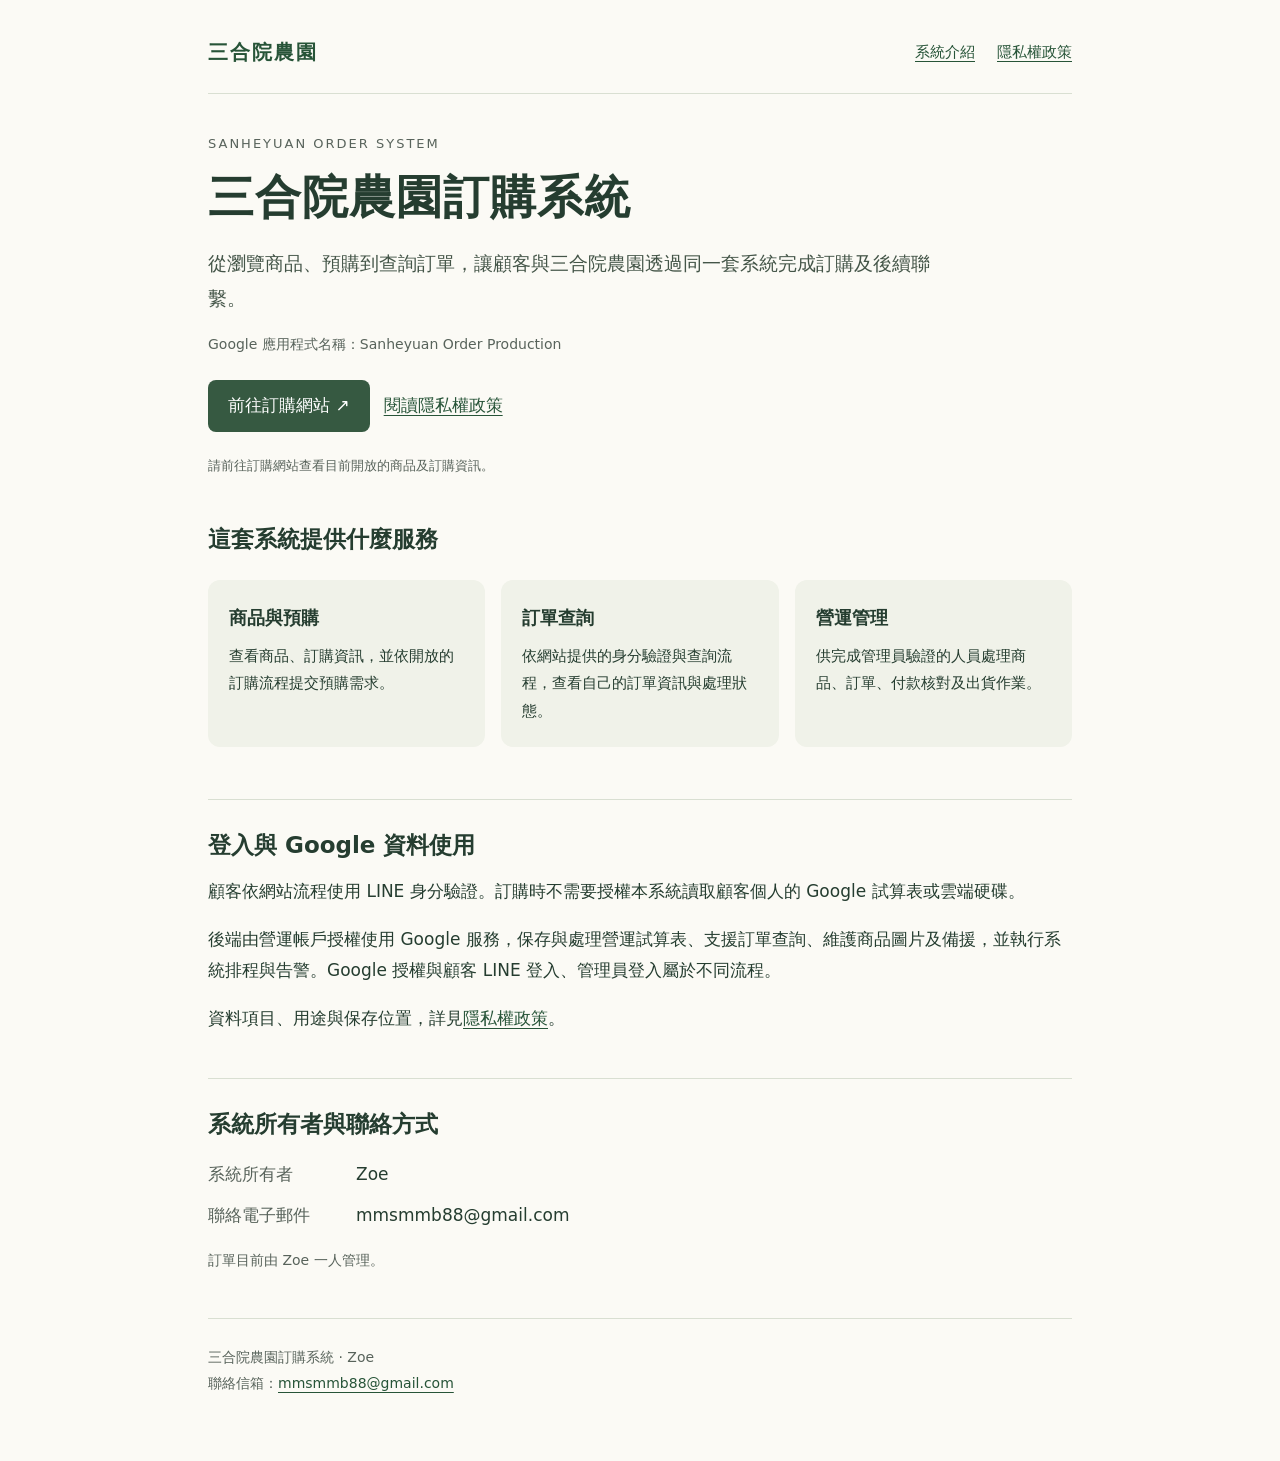
<file: about.html>
<!doctype html>
<html lang="zh-Hant"><head><meta charset="utf-8"><meta name="viewport" content="width=device-width,initial-scale=1"><title>系統介紹｜三合院農園</title><style>
:root{color-scheme:light;--ink:#253d30;--muted:#58635b;--paper:#fbfaf5;--line:#d9dfd2;--accent:#365941}
*{box-sizing:border-box}body{margin:0;background:var(--paper);color:var(--ink);font:17px/1.85 system-ui,-apple-system,"PingFang TC","Noto Sans TC",sans-serif}
a{color:#275438;text-underline-offset:4px}button{font:inherit;cursor:pointer;border:1px solid #82917f;border-radius:8px;padding:7px 13px;background:#fff;color:var(--ink)}button:focus-visible,a:focus-visible,[contenteditable]:focus-visible{outline:3px solid #927119;outline-offset:4px}
.reviewbar{background:#eee7d4;border-bottom:1px solid #d2c7a6;padding:12px 24px}.barinner{max-width:1020px;margin:auto;display:flex;flex-wrap:wrap;align-items:center;gap:10px 18px}.reviewbar strong{font-size:15px}.hint{font-size:13px;color:#625c46;flex-basis:100%;margin:0}.reviewbar button{font-size:14px}#status{font-size:14px}
.shell{max-width:920px;margin:auto;padding:34px 28px 64px}.sitehead{display:flex;gap:16px;justify-content:space-between;align-items:center;padding-bottom:22px;border-bottom:1px solid var(--line)}.wordmark{font-size:20px;letter-spacing:2px;font-weight:700;text-decoration:none}nav{display:flex;gap:22px;font-size:15px}
.eyebrow{font-size:13px;letter-spacing:2px;color:var(--muted);margin:38px 0 10px}h1{font-size:clamp(30px,5vw,46px);letter-spacing:1px;line-height:1.35;margin:0 0 18px}h2{font-size:23px;line-height:1.5;margin:0 0 14px}h3{font-size:18px;margin:0 0 8px}p{margin:0 0 16px}.lead{font-size:19px;color:#445548;max-width:740px}.meta{font-size:14px;color:var(--muted)}section{padding:28px 0;border-bottom:1px solid var(--line)}.cards{display:grid;grid-template-columns:repeat(3,1fr);gap:16px;margin:24px 0}.card{background:#f0f2e9;padding:21px;border-radius:12px}.card p{margin:0;font-size:15px}.cta{display:inline-block;background:var(--accent);color:#fff;padding:10px 20px;border-radius:8px;text-decoration:none;margin:6px 14px 6px 0}.reviewnote{background:#fff4d9;border-left:4px solid #b99343;padding:15px 19px;margin:22px 0;font-size:15px;color:#65512d}.reviewnote strong{display:block}.proposed{border:1px dashed #b99e68;border-radius:10px;padding:22px;margin:24px 0;background:#fffdf6}.tag{display:inline-block;font-size:12px;background:#ece1c6;padding:2px 9px;border-radius:5px;margin-bottom:12px}.facts{display:grid;grid-template-columns:130px 1fr;gap:10px 18px}.facts dt{color:var(--muted)}.facts dd{margin:0;overflow-wrap:anywhere}li{margin:9px 0}ul{padding-left:24px}footer{padding-top:26px;font-size:14px;color:var(--muted)}.editing [data-edit]{outline:1px dashed #9bad96;outline-offset:5px;background:#fff}.editing [data-edit]:focus{outline:2px solid #57704b}.linknote{font-size:13px;color:var(--muted)}[data-edit]{overflow-wrap:anywhere}
@media(max-width:600px){.shell{padding:24px 20px 44px}.sitehead{display:block}nav{margin-top:14px}.cards{grid-template-columns:1fr;gap:10px}.card{padding:17px}.facts{grid-template-columns:1fr;gap:2px}.facts dd{margin-bottom:12px}.reviewbar{padding:12px 16px}section{padding:24px 0}}
@media print{.reviewbar{display:none}.shell{max-width:none;padding:0}.reviewnote,.proposed{break-inside:avoid}a{color:inherit}.cards{display:block}.card{margin-bottom:12px}body{font-size:12pt}}
</style></head>
<body><div class="shell"><header class="sitehead"><a class="wordmark" href="about.html">三合院農園</a><nav aria-label="頁面導覽"><a href="about.html">系統介紹</a><a href="privacy.html">隱私權政策</a></nav></header>
<main>
<p class="eyebrow">SANHEYUAN ORDER SYSTEM</p><h1>三合院農園訂購系統</h1>
<p class="lead">從瀏覽商品、預購到查詢訂單，讓顧客與三合院農園透過同一套系統完成訂購及後續聯繫。</p>
<p class="meta">Google 應用程式名稱：Sanheyuan Order Production</p>
<p><a class="cta" href="https://zoesuau.github.io/milkpear-order-system/" target="_blank" rel="noopener">前往訂購網站 ↗</a><a href="privacy.html">閱讀隱私權政策</a></p>
<p class="linknote">請前往訂購網站查看目前開放的商品及訂購資訊。</p>
<section><h2>這套系統提供什麼服務</h2><div class="cards">
<article class="card"><h3>商品與預購</h3><p>查看商品、訂購資訊，並依開放的訂購流程提交預購需求。</p></article>
<article class="card"><h3>訂單查詢</h3><p>依網站提供的身分驗證與查詢流程，查看自己的訂單資訊與處理狀態。</p></article>
<article class="card"><h3>營運管理</h3><p>供完成管理員驗證的人員處理商品、訂單、付款核對及出貨作業。</p></article></div></section>
<section><h2>登入與 Google 資料使用</h2><p>顧客依網站流程使用 LINE 身分驗證。訂購時不需要授權本系統讀取顧客個人的 Google 試算表或雲端硬碟。</p>
<p>後端由營運帳戶授權使用 Google 服務，保存與處理營運試算表、支援訂單查詢、維護商品圖片及備援，並執行系統排程與告警。Google 授權與顧客 LINE 登入、管理員登入屬於不同流程。</p><p>資料項目、用途與保存位置，詳見<a href="privacy.html">隱私權政策</a>。</p></section>
<section><h2>系統所有者與聯絡方式</h2><dl class="facts"><dt>系統所有者</dt><dd>Zoe</dd><dt>聯絡電子郵件</dt><dd>mmsmmb88@gmail.com</dd></dl>
<p class="meta">訂單目前由 Zoe 一人管理。</p></section>
</main><footer>三合院農園訂購系統 · Zoe<br>聯絡信箱：<a href="mailto:mmsmmb88@gmail.com">mmsmmb88@gmail.com</a></footer></div></body></html>
</file>
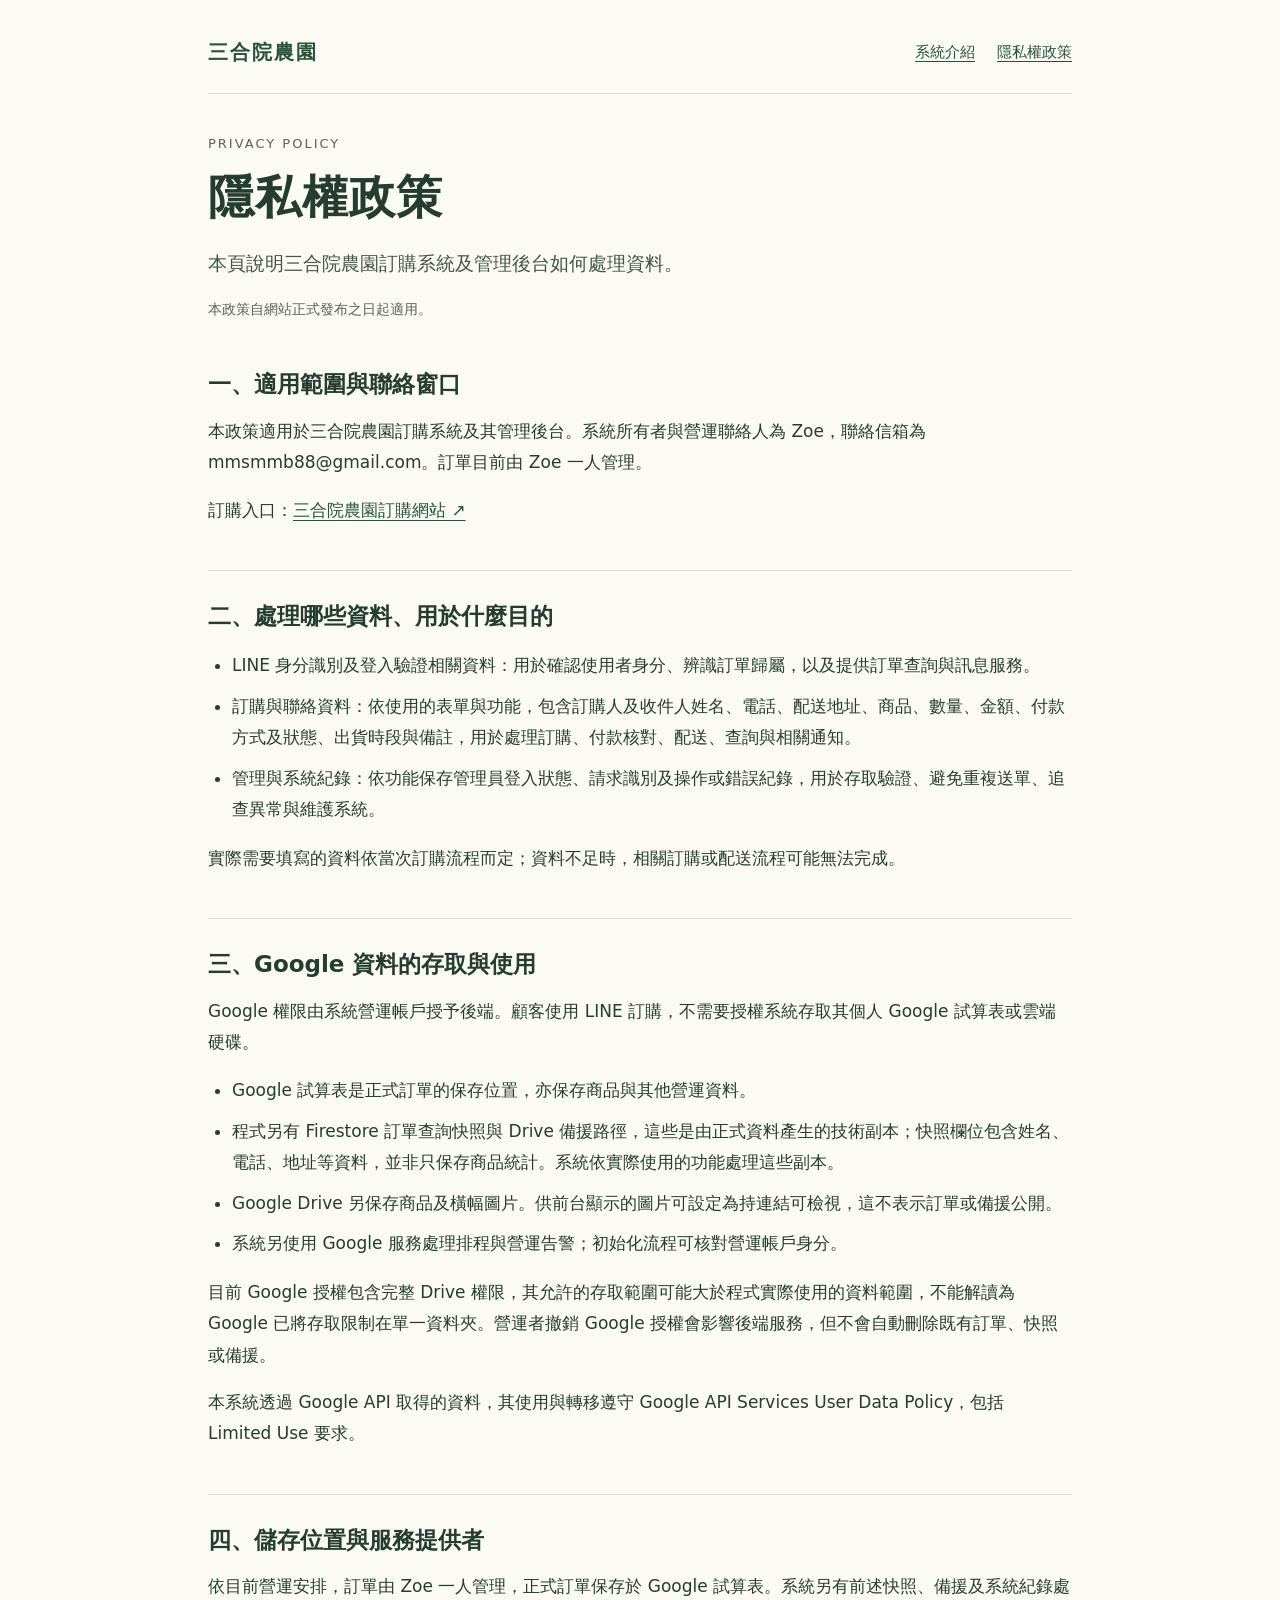
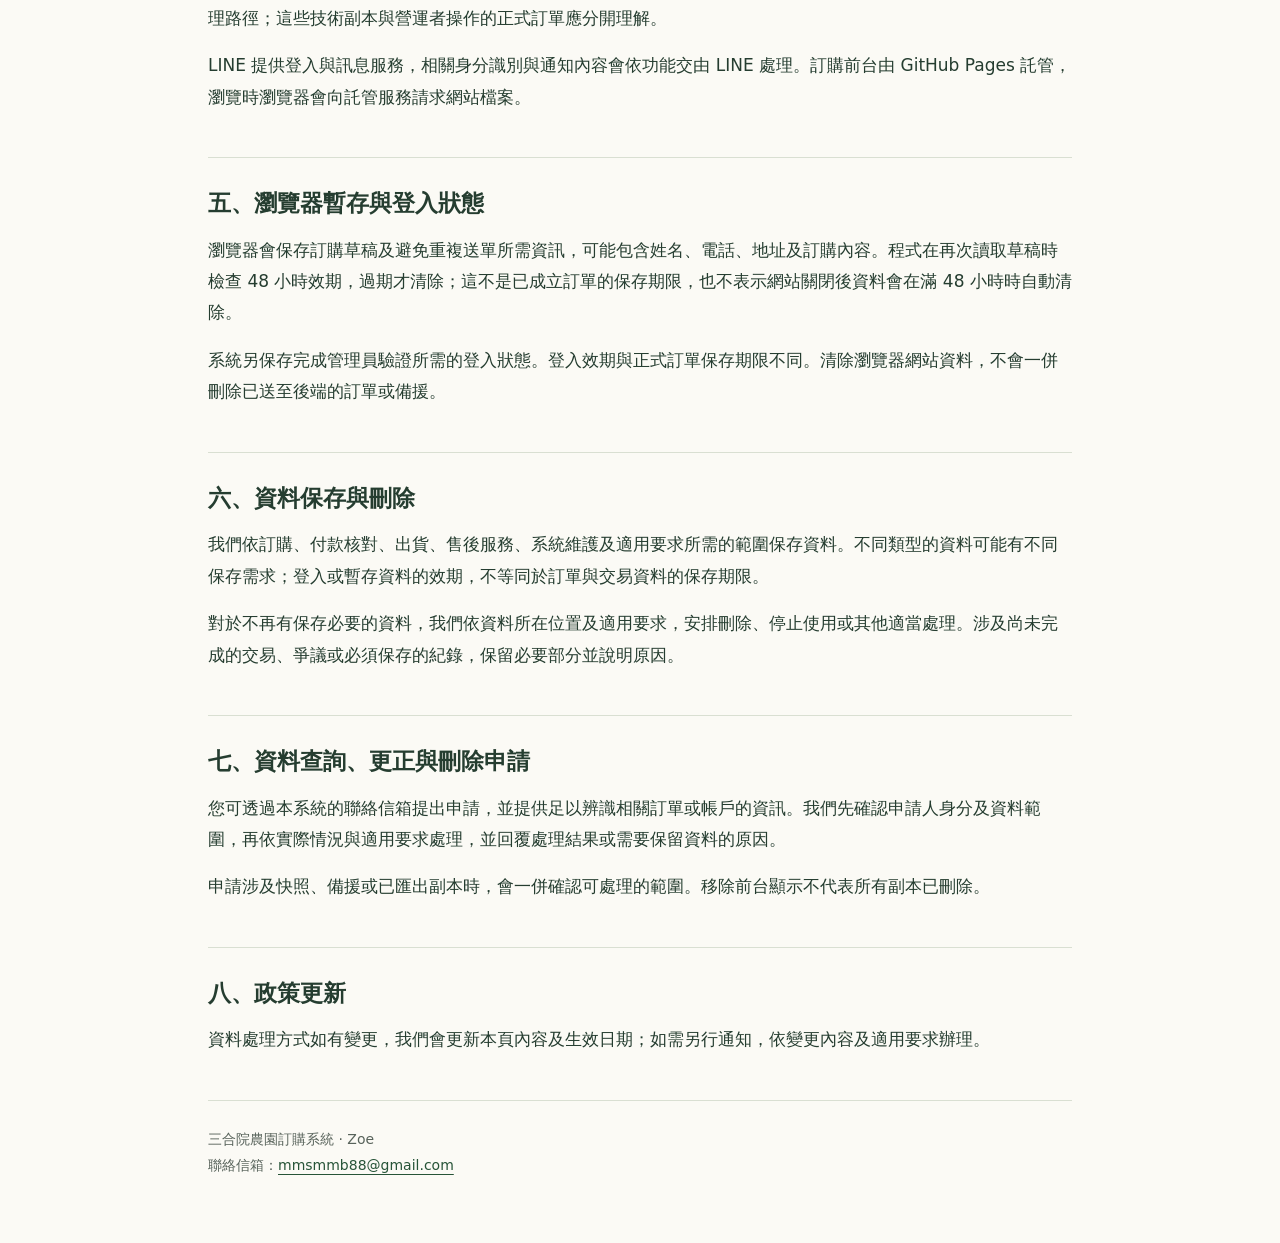
<file: privacy.html>
<!doctype html>
<html lang="zh-Hant"><head><meta charset="utf-8"><meta name="viewport" content="width=device-width,initial-scale=1"><title>隱私權政策｜三合院農園</title><style>
:root{color-scheme:light;--ink:#253d30;--muted:#58635b;--paper:#fbfaf5;--line:#d9dfd2;--accent:#365941}
*{box-sizing:border-box}body{margin:0;background:var(--paper);color:var(--ink);font:17px/1.85 system-ui,-apple-system,"PingFang TC","Noto Sans TC",sans-serif}
a{color:#275438;text-underline-offset:4px}button{font:inherit;cursor:pointer;border:1px solid #82917f;border-radius:8px;padding:7px 13px;background:#fff;color:var(--ink)}button:focus-visible,a:focus-visible,[contenteditable]:focus-visible{outline:3px solid #927119;outline-offset:4px}
.reviewbar{background:#eee7d4;border-bottom:1px solid #d2c7a6;padding:12px 24px}.barinner{max-width:1020px;margin:auto;display:flex;flex-wrap:wrap;align-items:center;gap:10px 18px}.reviewbar strong{font-size:15px}.hint{font-size:13px;color:#625c46;flex-basis:100%;margin:0}.reviewbar button{font-size:14px}#status{font-size:14px}
.shell{max-width:920px;margin:auto;padding:34px 28px 64px}.sitehead{display:flex;gap:16px;justify-content:space-between;align-items:center;padding-bottom:22px;border-bottom:1px solid var(--line)}.wordmark{font-size:20px;letter-spacing:2px;font-weight:700;text-decoration:none}nav{display:flex;gap:22px;font-size:15px}
.eyebrow{font-size:13px;letter-spacing:2px;color:var(--muted);margin:38px 0 10px}h1{font-size:clamp(30px,5vw,46px);letter-spacing:1px;line-height:1.35;margin:0 0 18px}h2{font-size:23px;line-height:1.5;margin:0 0 14px}h3{font-size:18px;margin:0 0 8px}p{margin:0 0 16px}.lead{font-size:19px;color:#445548;max-width:740px}.meta{font-size:14px;color:var(--muted)}section{padding:28px 0;border-bottom:1px solid var(--line)}.cards{display:grid;grid-template-columns:repeat(3,1fr);gap:16px;margin:24px 0}.card{background:#f0f2e9;padding:21px;border-radius:12px}.card p{margin:0;font-size:15px}.cta{display:inline-block;background:var(--accent);color:#fff;padding:10px 20px;border-radius:8px;text-decoration:none;margin:6px 14px 6px 0}.reviewnote{background:#fff4d9;border-left:4px solid #b99343;padding:15px 19px;margin:22px 0;font-size:15px;color:#65512d}.reviewnote strong{display:block}.proposed{border:1px dashed #b99e68;border-radius:10px;padding:22px;margin:24px 0;background:#fffdf6}.tag{display:inline-block;font-size:12px;background:#ece1c6;padding:2px 9px;border-radius:5px;margin-bottom:12px}.facts{display:grid;grid-template-columns:130px 1fr;gap:10px 18px}.facts dt{color:var(--muted)}.facts dd{margin:0;overflow-wrap:anywhere}li{margin:9px 0}ul{padding-left:24px}footer{padding-top:26px;font-size:14px;color:var(--muted)}.editing [data-edit]{outline:1px dashed #9bad96;outline-offset:5px;background:#fff}.editing [data-edit]:focus{outline:2px solid #57704b}.linknote{font-size:13px;color:var(--muted)}[data-edit]{overflow-wrap:anywhere}
@media(max-width:600px){.shell{padding:24px 20px 44px}.sitehead{display:block}nav{margin-top:14px}.cards{grid-template-columns:1fr;gap:10px}.card{padding:17px}.facts{grid-template-columns:1fr;gap:2px}.facts dd{margin-bottom:12px}.reviewbar{padding:12px 16px}section{padding:24px 0}}
@media print{.reviewbar{display:none}.shell{max-width:none;padding:0}.reviewnote,.proposed{break-inside:avoid}a{color:inherit}.cards{display:block}.card{margin-bottom:12px}body{font-size:12pt}}
</style></head>
<body><div class="shell"><header class="sitehead"><a class="wordmark" href="about.html">三合院農園</a><nav aria-label="頁面導覽"><a href="about.html">系統介紹</a><a href="privacy.html">隱私權政策</a></nav></header>
<main>
<p class="eyebrow">PRIVACY POLICY</p><h1>隱私權政策</h1><p class="lead">本頁說明三合院農園訂購系統及管理後台如何處理資料。</p>
<p class="meta">本政策自網站正式發布之日起適用。</p>

<section><h2>一、適用範圍與聯絡窗口</h2><p>本政策適用於三合院農園訂購系統及其管理後台。系統所有者與營運聯絡人為 Zoe，聯絡信箱為 mmsmmb88@gmail.com。訂單目前由 Zoe 一人管理。</p><p>訂購入口：<a href="https://zoesuau.github.io/milkpear-order-system/" target="_blank" rel="noopener">三合院農園訂購網站 ↗</a></p></section>
<section><h2>二、處理哪些資料、用於什麼目的</h2><ul>
<li>LINE 身分識別及登入驗證相關資料：用於確認使用者身分、辨識訂單歸屬，以及提供訂單查詢與訊息服務。</li>
<li>訂購與聯絡資料：依使用的表單與功能，包含訂購人及收件人姓名、電話、配送地址、商品、數量、金額、付款方式及狀態、出貨時段與備註，用於處理訂購、付款核對、配送、查詢與相關通知。</li>
<li>管理與系統紀錄：依功能保存管理員登入狀態、請求識別及操作或錯誤紀錄，用於存取驗證、避免重複送單、追查異常與維護系統。</li></ul>
<p>實際需要填寫的資料依當次訂購流程而定；資料不足時，相關訂購或配送流程可能無法完成。</p></section>
<section><h2>三、Google 資料的存取與使用</h2>
<p>Google 權限由系統營運帳戶授予後端。顧客使用 LINE 訂購，不需要授權系統存取其個人 Google 試算表或雲端硬碟。</p>
<ul><li>Google 試算表是正式訂單的保存位置，亦保存商品與其他營運資料。</li><li>程式另有 Firestore 訂單查詢快照與 Drive 備援路徑，這些是由正式資料產生的技術副本；快照欄位包含姓名、電話、地址等資料，並非只保存商品統計。系統依實際使用的功能處理這些副本。</li><li>Google Drive 另保存商品及橫幅圖片。供前台顯示的圖片可設定為持連結可檢視，這不表示訂單或備援公開。</li><li>系統另使用 Google 服務處理排程與營運告警；初始化流程可核對營運帳戶身分。</li></ul>
<p>目前 Google 授權包含完整 Drive 權限，其允許的存取範圍可能大於程式實際使用的資料範圍，不能解讀為 Google 已將存取限制在單一資料夾。營運者撤銷 Google 授權會影響後端服務，但不會自動刪除既有訂單、快照或備援。</p>
<div><p>本系統透過 Google API 取得的資料，其使用與轉移遵守 Google API Services User Data Policy，包括 Limited Use 要求。</p></div></section>
<section><h2>四、儲存位置與服務提供者</h2><p>依目前營運安排，訂單由 Zoe 一人管理，正式訂單保存於 Google 試算表。系統另有前述快照、備援及系統紀錄處理路徑；這些技術副本與營運者操作的正式訂單應分開理解。</p><p>LINE 提供登入與訊息服務，相關身分識別與通知內容會依功能交由 LINE 處理。訂購前台由 GitHub Pages 託管，瀏覽時瀏覽器會向託管服務請求網站檔案。</p></section>
<section><h2>五、瀏覽器暫存與登入狀態</h2><p>瀏覽器會保存訂購草稿及避免重複送單所需資訊，可能包含姓名、電話、地址及訂購內容。程式在再次讀取草稿時檢查 48 小時效期，過期才清除；這不是已成立訂單的保存期限，也不表示網站關閉後資料會在滿 48 小時時自動清除。</p>
<p>系統另保存完成管理員驗證所需的登入狀態。登入效期與正式訂單保存期限不同。清除瀏覽器網站資料，不會一併刪除已送至後端的訂單或備援。</p></section>
<section><h2>六、資料保存與刪除</h2><div>
<p>我們依訂購、付款核對、出貨、售後服務、系統維護及適用要求所需的範圍保存資料。不同類型的資料可能有不同保存需求；登入或暫存資料的效期，不等同於訂單與交易資料的保存期限。</p>
<p>對於不再有保存必要的資料，我們依資料所在位置及適用要求，安排刪除、停止使用或其他適當處理。涉及尚未完成的交易、爭議或必須保存的紀錄，保留必要部分並說明原因。</p>
</div></section>
<section><h2>七、資料查詢、更正與刪除申請</h2><div>
<p>您可透過本系統的聯絡信箱提出申請，並提供足以辨識相關訂單或帳戶的資訊。我們先確認申請人身分及資料範圍，再依實際情況與適用要求處理，並回覆處理結果或需要保留資料的原因。</p>
<p>申請涉及快照、備援或已匯出副本時，會一併確認可處理的範圍。移除前台顯示不代表所有副本已刪除。</p></div></section>
<section><h2>八、政策更新</h2><div><p>資料處理方式如有變更，我們會更新本頁內容及生效日期；如需另行通知，依變更內容及適用要求辦理。</p></div></section>
</main><footer>三合院農園訂購系統 · Zoe<br>聯絡信箱：<a href="mailto:mmsmmb88@gmail.com">mmsmmb88@gmail.com</a></footer></div></body></html>
</file>
